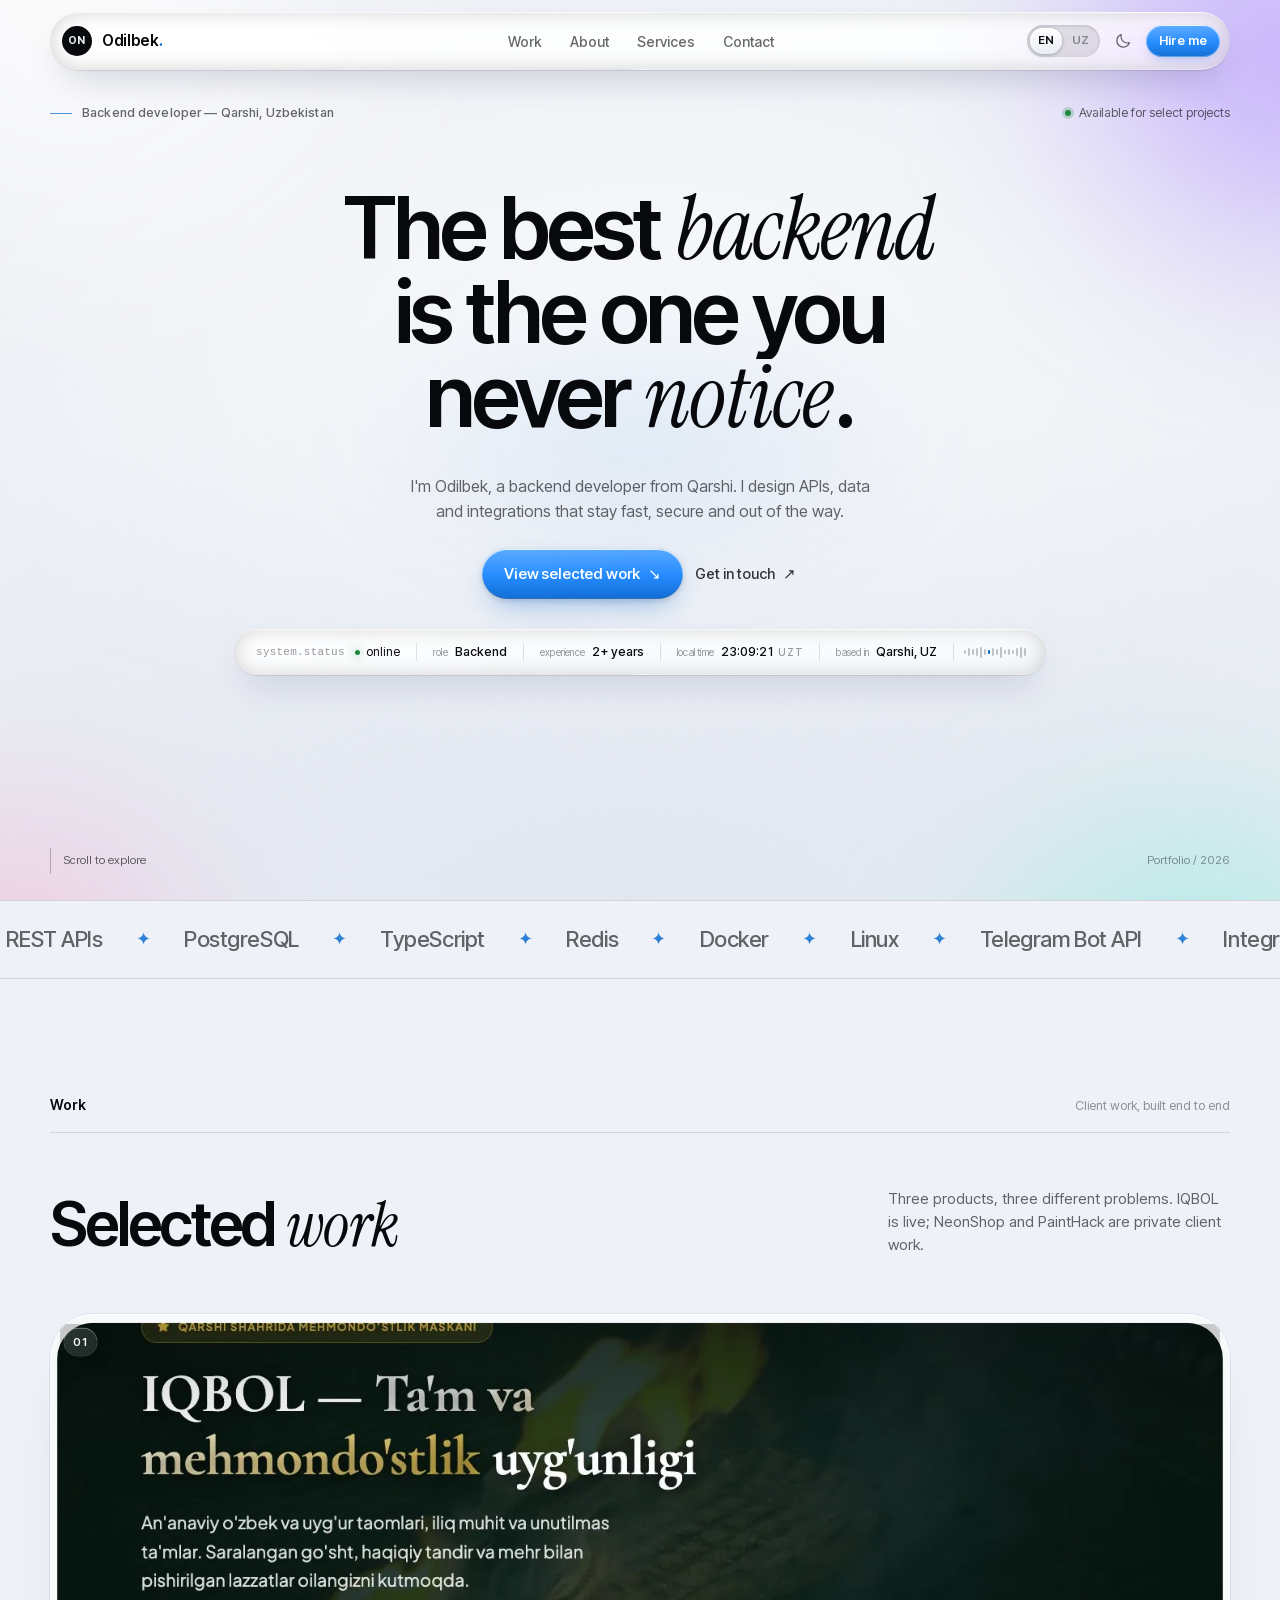
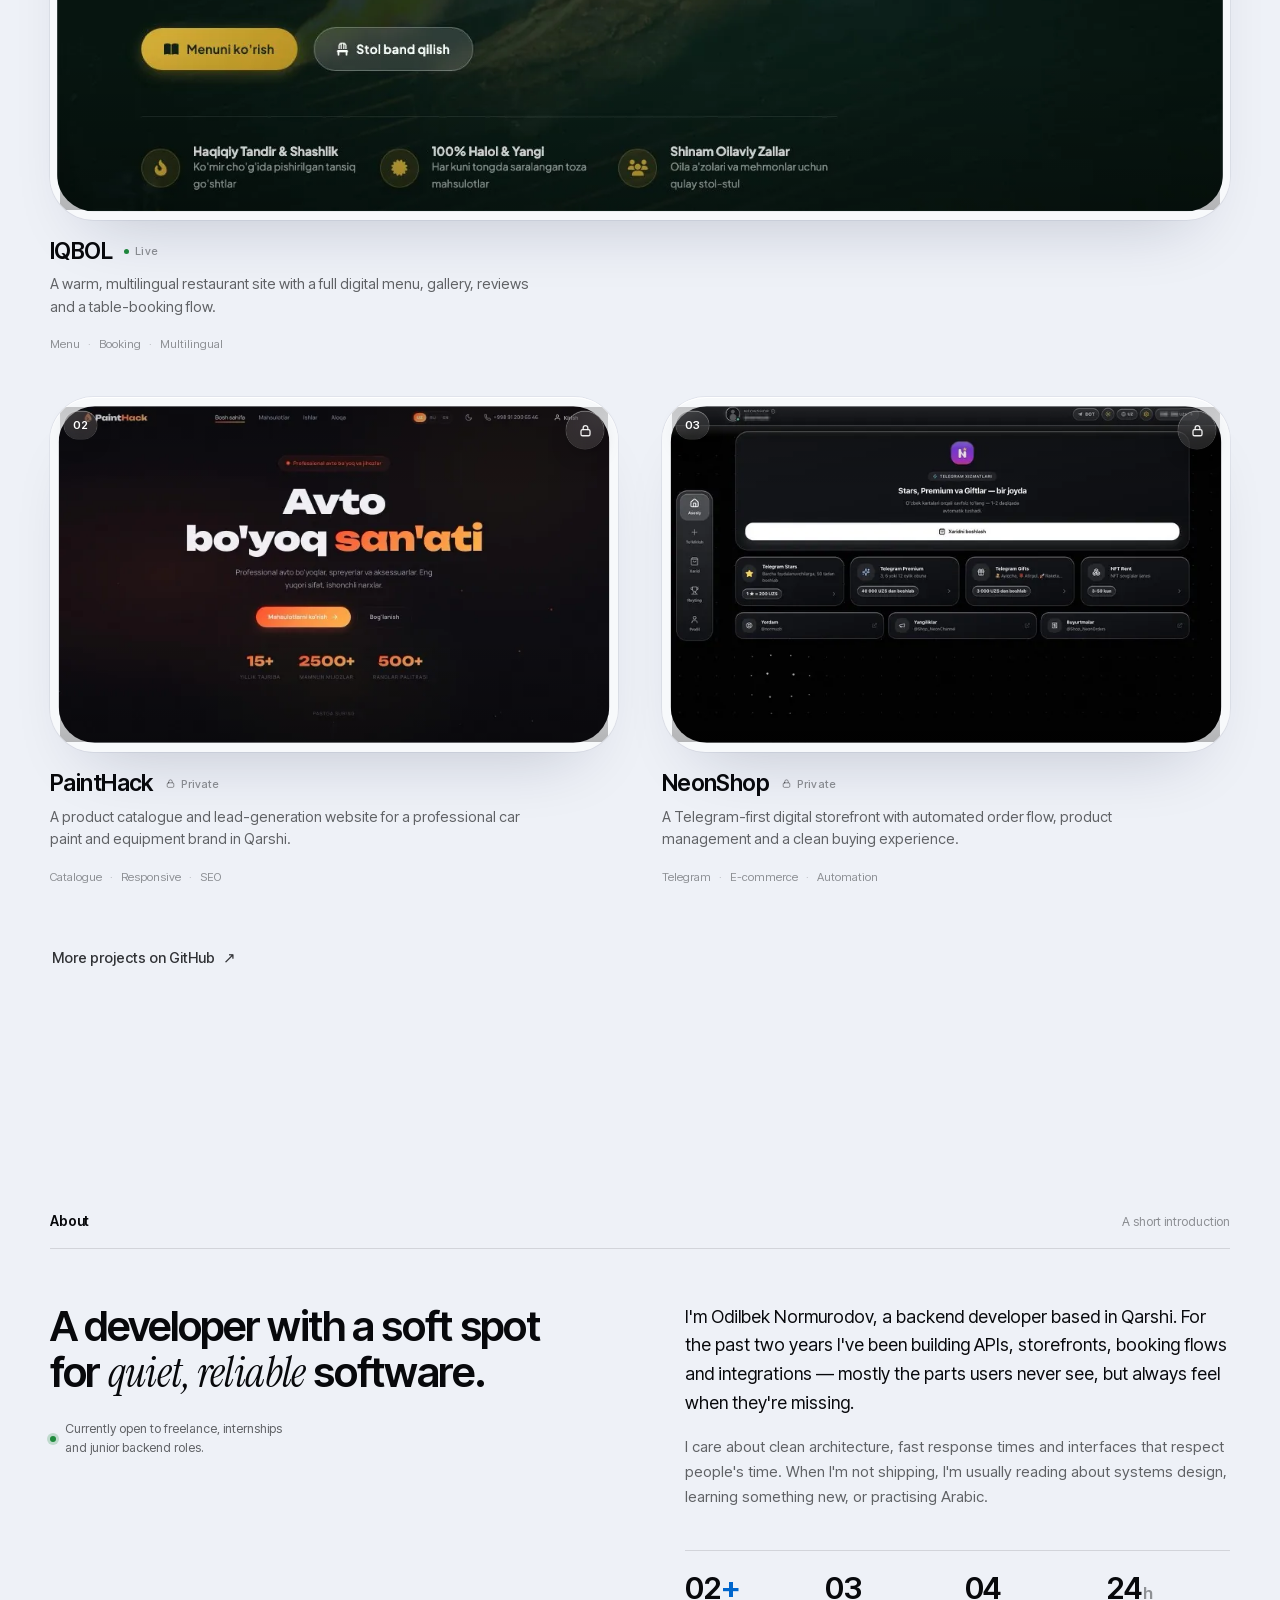
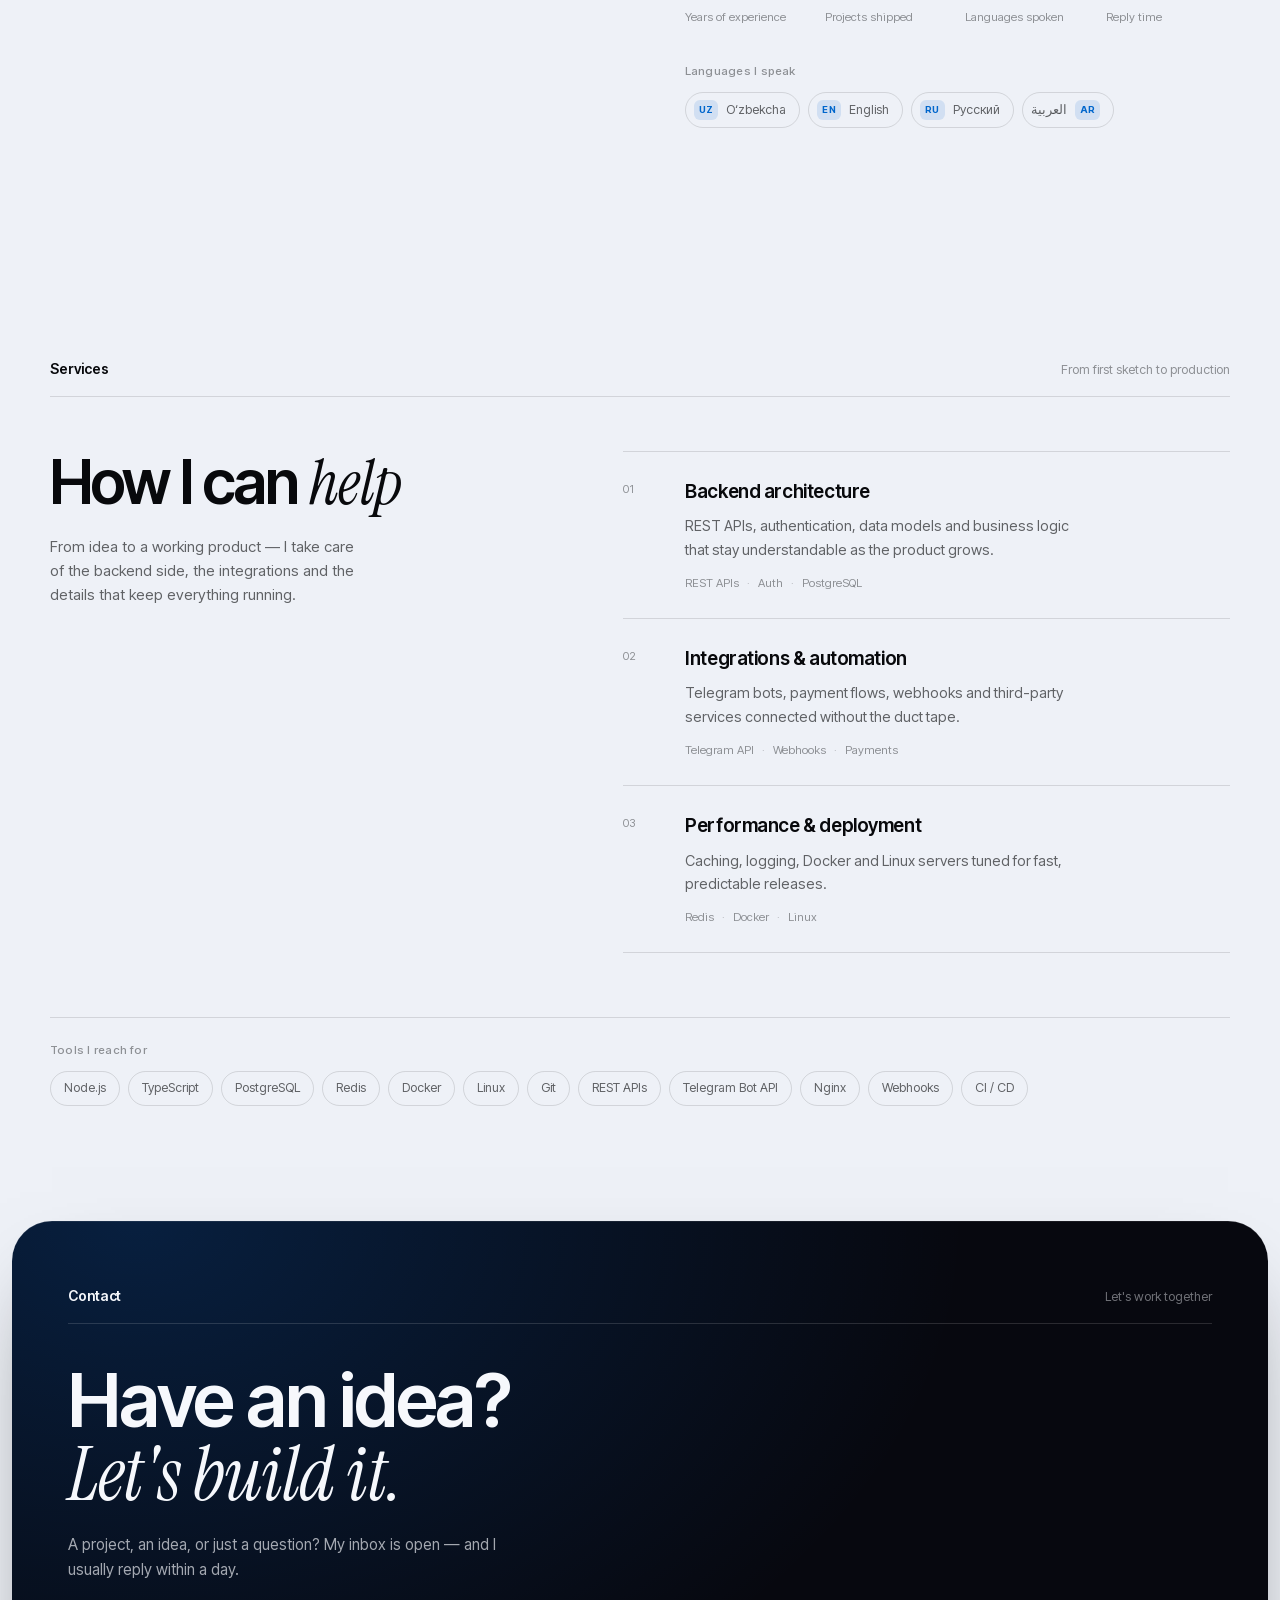
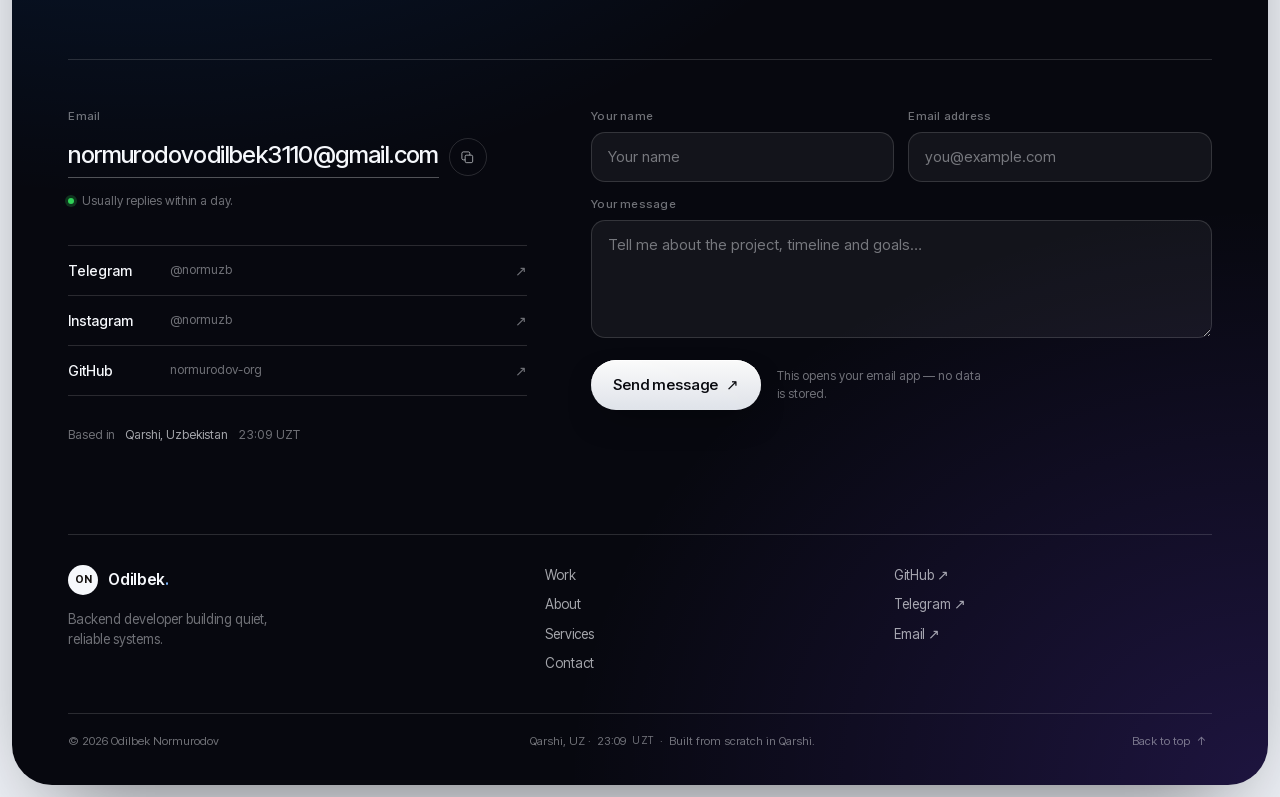
<file: index.html>
<!DOCTYPE html>
<html lang="en" class="no-js">
<head>
  <meta charset="utf-8">
  <meta name="viewport" content="width=device-width, initial-scale=1">
  <title>Odilbek Normurodov — Backend Developer</title>
  <meta name="description" content="Odilbek Normurodov is a backend developer from Qarshi, Uzbekistan, building fast, secure APIs, integrations and digital products.">
  <meta name="author" content="Odilbek Normurodov">
  <meta name="theme-color" content="#f4f1ea">
  <script>
    (function () {
      var theme = 'light';
      try {
        var stored = localStorage.getItem('odilbek-theme');
        if (stored === 'dark' || stored === 'light') theme = stored;
        else if (window.matchMedia('(prefers-color-scheme: dark)').matches) theme = 'dark';
      } catch (error) {
        if (window.matchMedia('(prefers-color-scheme: dark)').matches) theme = 'dark';
      }
      document.documentElement.dataset.theme = theme;
      var meta = document.querySelector('meta[name="theme-color"]');
      if (meta) meta.setAttribute('content', theme === 'dark' ? '#0b0a09' : '#f4f1ea');
      window.setTimeout(function () {
        if (window.__odilReady) return;
        document.documentElement.classList.remove('js');
        document.querySelectorAll('.line-inner, [data-intro], [data-reveal]').forEach(function (el) {
          el.style.opacity = '';
          el.style.transform = '';
        });
        var loader = document.getElementById('loader');
        if (loader) loader.remove();
        document.body.style.overflow = '';
      }, 6000);
    })();
  </script>

  <link rel="canonical" href="https://normurodov-org.github.io/odil-dev/">

  <meta property="og:type" content="website">
  <meta property="og:site_name" content="Odilbek Normurodov">
  <meta property="og:title" content="Odilbek Normurodov — Backend Developer">
  <meta property="og:description" content="Backend developer from Qarshi. Building the quiet systems behind good products.">
  <meta property="og:url" content="https://normurodov-org.github.io/odil-dev/">
  <meta property="og:image" content="https://normurodov-org.github.io/odil-dev/assets/og-image.jpg">
  <meta property="og:image:width" content="1200">
  <meta property="og:image:height" content="630">
  <meta property="og:image:alt" content="Odilbek Normurodov — Backend Developer">
  <meta property="og:locale" content="en_US">
  <meta property="og:locale:alternate" content="uz_UZ">
  <meta name="twitter:card" content="summary_large_image">
  <meta name="twitter:title" content="Odilbek Normurodov — Backend Developer">
  <meta name="twitter:description" content="Backend developer from Qarshi. Building the quiet systems behind good products.">
  <meta name="twitter:image" content="https://normurodov-org.github.io/odil-dev/assets/og-image.jpg">

  <link rel="icon" href="assets/favicon.svg" type="image/svg+xml">
  <link rel="icon" href="assets/favicon-32.png" type="image/png" sizes="32x32">
  <link rel="apple-touch-icon" href="assets/apple-touch-icon.png">
  <link rel="preload" href="assets/fonts/inter-tight-latin.woff2" as="font" type="font/woff2" crossorigin>
  <link rel="preload" href="assets/fonts/instrument-serif-italic.woff2" as="font" type="font/woff2" crossorigin>
  <link rel="stylesheet" href="styles.css">
  <noscript>
    <style>
      .menu-toggle, .theme-toggle, .lang-switch { display: none !important; }
      .footer { margin-top: 48px; }
    </style>
  </noscript>

  <script type="application/ld+json">
    {
      "@context": "https://schema.org",
      "@type": "Person",
      "name": "Odilbek Normurodov",
      "url": "https://normurodov-org.github.io/odil-dev/",
      "image": "https://normurodov-org.github.io/odil-dev/assets/og-image.jpg",
      "jobTitle": "Backend Developer",
      "description": "Backend developer from Qarshi, Uzbekistan, building APIs, integrations and digital products.",
      "email": "mailto:normurodovodilbek3110@gmail.com",
      "address": {
        "@type": "PostalAddress",
        "addressLocality": "Qarshi",
        "addressCountry": "UZ"
      },
      "sameAs": [
        "https://github.com/normurodov-org",
        "https://t.me/normuzb",
        "https://instagram.com/normuzb"
      ],
      "knowsAbout": ["Backend development", "REST APIs", "Node.js", "TypeScript", "PostgreSQL", "Redis", "Docker", "Linux"],
      "knowsLanguage": ["uz", "en", "ru", "ar"]
    }
  </script>

  <script>
    document.documentElement.classList.remove('no-js');
    document.documentElement.classList.add('js');
  </script>
</head>
<body>

  <div class="wallpaper" aria-hidden="true">
    <div class="wallpaper__layer wallpaper__layer--light">
      <span class="orb orb--paper"></span>
      <span class="orb orb--lilac"></span>
      <span class="orb orb--mint"></span>
      <span class="orb orb--rose"></span>
    </div>
    <div class="wallpaper__layer wallpaper__layer--dark">
      <span class="orb orb--copper"></span>
      <span class="orb orb--violet"></span>
      <span class="orb orb--teal"></span>
      <span class="orb orb--rose"></span>
    </div>
    <div class="wallpaper__grain"></div>
    <div class="wallpaper__vignette"></div>
  </div>

  <div class="scroll-edge" aria-hidden="true"></div>

  <div class="loader" id="loader" aria-hidden="true">
    <div class="loader-inner">
      <div class="loader-top">
        <span>Odilbek Normurodov</span>
        <span>Portfolio / 2026</span>
      </div>
      <div class="loader-name"><span>Backend developer</span></div>
      <div class="loader-bar"><span id="loader-bar"></span></div>
      <div class="loader-bottom">
        <span>Qarshi, Uzbekistan</span>
        <span><span id="loader-percent">0</span>%</span>
      </div>
    </div>
  </div>

  <div class="progress" aria-hidden="true"><span></span></div>

  <a class="skip-link" href="#main" data-i18n="a11y.skip">Skip to content</a>

  <header class="site-header" id="site-header">
    <div class="container nav-shell glass">
      <a class="brand" href="#top">
        <span class="brand-mark">ON</span>
        <span class="brand-text">Odilbek<span class="brand-dot">.</span></span>
      </a>

      <nav class="nav-links" aria-label="Primary">
        <a class="nav-link" href="#work" data-nav="work" data-i18n="nav.work">Work</a>
        <a class="nav-link" href="#about" data-nav="about" data-i18n="nav.about">About</a>
        <a class="nav-link" href="#services" data-nav="services" data-i18n="nav.services">Services</a>
        <a class="nav-link" href="#contact" data-nav="contact" data-i18n="nav.contact">Contact</a>
      </nav>

      <div class="nav-right">
        <div class="lang-switch" role="group" aria-label="Language" data-i18n-aria="a11y.language">
          <button class="lang-btn is-active" type="button" data-lang="en" aria-pressed="true">EN</button>
          <button class="lang-btn" type="button" data-lang="uz" aria-pressed="false">UZ</button>
        </div>
        <button class="theme-toggle" id="theme-toggle" type="button" aria-label="Dark mode" aria-pressed="false" title="Switch to dark mode" data-i18n-aria="theme.label">
          <svg class="icon-sun" viewBox="0 0 24 24" fill="none" stroke="currentColor" stroke-width="1.6" stroke-linecap="round" aria-hidden="true"><circle cx="12" cy="12" r="4.2"/><path d="M12 2.6v2.1M12 19.3v2.1M4.4 4.4l1.5 1.5M18.1 18.1l1.5 1.5M2.6 12h2.1M19.3 12h2.1M4.4 19.6l1.5-1.5M18.1 5.9l1.5-1.5"/></svg>
          <svg class="icon-moon" viewBox="0 0 24 24" fill="none" stroke="currentColor" stroke-width="1.6" stroke-linecap="round" stroke-linejoin="round" aria-hidden="true"><path d="M20.6 14.2A8.6 8.6 0 0 1 9.8 3.4 8.6 8.6 0 1 0 20.6 14.2Z"/></svg>
        </button>
        <a class="btn btn--dark btn--hire" href="#contact"><span data-i18n="cta.hire">Hire me</span></a>
      </div>
    </div>
  </header>

  <main id="main" tabindex="-1">
    <section class="hero" id="top">
      <div class="container hero-inner">
        <div class="hero-top">
          <p class="eyebrow" data-intro>
            <span class="eyebrow-line" aria-hidden="true"></span>
            <span data-i18n="hero.eyebrow">Backend developer — Qarshi, Uzbekistan</span>
          </p>
          <p class="hero-avail" data-intro><span class="status-dot" aria-hidden="true"></span><span data-i18n="hero.avail">Available for select projects</span></p>
        </div>

        <h1 class="hero-title">
          <span class="line"><span class="line-inner" data-i18n-html="hero.line1">The best <em>backend</em></span></span>
          <span class="line"><span class="line-inner" data-i18n="hero.line2">is the one you</span></span>
          <span class="line"><span class="line-inner" data-i18n-html="hero.line3">never <em>notice</em>.</span></span>
        </h1>

        <div class="hero-bottom">
          <div class="hero-lead" data-intro>
            <p data-i18n="hero.lead">I'm Odilbek, a backend developer from Qarshi. I design APIs, data and integrations that stay fast, secure and out of the way.</p>
            <div class="hero-actions">
              <a class="btn btn--dark" href="#work" data-magnetic>
                <span data-i18n="hero.ctaWork">View selected work</span>
                <span class="btn-arrow" aria-hidden="true">↘</span>
              </a>
              <a class="link-arrow" href="#contact">
                <span data-i18n="hero.ctaContact">Get in touch</span>
                <span aria-hidden="true">↗</span>
              </a>
            </div>
          </div>

          <aside class="hero-card glass" data-intro aria-label="Quick facts" data-i18n-aria="hero.card.label">
            <div class="hero-card-top">
              <span>system.status</span>
              <span class="hero-card-live"><i aria-hidden="true"></i><span data-i18n="hero.card.live">online</span></span>
            </div>
            <dl class="hero-card-list">
              <div><dt data-i18n="hero.card.role">role</dt><dd data-i18n="hero.card.roleValue">Backend</dd></div>
              <div><dt data-i18n="hero.card.exp">experience</dt><dd data-i18n="hero.card.expValue">2+ years</dd></div>
              <div><dt data-i18n="hero.card.time">local time</dt><dd><span data-clock>--:--:--</span> <span class="tz">UZT</span></dd></div>
              <div><dt data-i18n="hero.card.place">based in</dt><dd data-i18n="hero.card.placeValue">Qarshi, UZ</dd></div>
            </dl>
            <div class="signal" aria-hidden="true">
              <span></span><span></span><span></span><span></span><span></span><span></span><span></span><span></span><span></span><span></span><span></span><span></span><span></span><span></span><span></span><span></span>
            </div>
          </aside>
        </div>

        <div class="hero-foot" data-intro>
          <a class="scroll-cue" href="#about">
            <span class="scroll-line" aria-hidden="true"></span>
            <span data-i18n="hero.scroll">Scroll to explore</span>
          </a>
          <span class="hero-year">Portfolio / 2026</span>
        </div>
      </div>
    </section>

    <section class="marquee-band" aria-hidden="true">
      <div class="marquee-track" id="marquee-track">
        <div class="marquee-group">
          <span class="marquee-item">Node.js</span><span class="marquee-star">✦</span>
          <span class="marquee-item">REST APIs</span><span class="marquee-star">✦</span>
          <span class="marquee-item">PostgreSQL</span><span class="marquee-star">✦</span>
          <span class="marquee-item">TypeScript</span><span class="marquee-star">✦</span>
          <span class="marquee-item">Redis</span><span class="marquee-star">✦</span>
          <span class="marquee-item">Docker</span><span class="marquee-star">✦</span>
          <span class="marquee-item">Linux</span><span class="marquee-star">✦</span>
          <span class="marquee-item">Telegram Bot API</span><span class="marquee-star">✦</span>
          <span class="marquee-item">Integrations</span><span class="marquee-star">✦</span>
        </div>
        <div class="marquee-group">
          <span class="marquee-item">Node.js</span><span class="marquee-star">✦</span>
          <span class="marquee-item">REST APIs</span><span class="marquee-star">✦</span>
          <span class="marquee-item">PostgreSQL</span><span class="marquee-star">✦</span>
          <span class="marquee-item">TypeScript</span><span class="marquee-star">✦</span>
          <span class="marquee-item">Redis</span><span class="marquee-star">✦</span>
          <span class="marquee-item">Docker</span><span class="marquee-star">✦</span>
          <span class="marquee-item">Linux</span><span class="marquee-star">✦</span>
          <span class="marquee-item">Telegram Bot API</span><span class="marquee-star">✦</span>
          <span class="marquee-item">Integrations</span><span class="marquee-star">✦</span>
        </div>
      </div>
    </section>

    <section class="section work" id="work">
      <div class="container">
        <header class="section-head" data-reveal>
          <span class="section-index">01</span>
          <span class="section-label" data-i18n="work.label">Work</span>
          <span class="section-note" data-i18n="work.note">Live products, built end to end</span>
        </header>

        <div class="work-intro" data-reveal>
          <h2 class="display" data-i18n-html="work.title">Selected <em>work</em></h2>
          <p data-i18n="work.intro">Three products, three different problems. Each one is live — open a link and take a look.</p>
        </div>

        <div class="work-list">
          <a class="project" href="https://iqbol-restaurant.uz" target="_blank" rel="noopener" data-reveal>
            <div class="project-thumb" aria-hidden="true">
              <picture>
                <source type="image/webp" srcset="assets/projects/iqbol-720.webp 720w, assets/projects/iqbol-1440.webp 1440w" sizes="(max-width: 760px) 100vw, 1180px">
                <img src="assets/projects/iqbol.jpg" width="1440" height="900" alt="" loading="lazy" decoding="async">
              </picture>
            </div>
            <span class="project-index">01</span>
            <div class="project-main">
              <div class="project-title-row">
                <h3>IQBOL</h3>
                <span class="project-live"><i aria-hidden="true"></i><span data-i18n="work.live">Live</span></span>
              </div>
              <p class="project-desc" data-i18n="project3.desc">A warm, multilingual restaurant site with a full digital menu, gallery, reviews and a table-booking flow.</p>
            </div>
            <div class="project-tags"><span>Menu</span><span>Booking</span><span>Multilingual</span></div>
            <span class="project-arrow" aria-hidden="true">↗</span>
          </a>

          <article class="project project--private" data-reveal>
            <div class="project-thumb" aria-hidden="true">
              <picture>
                <source type="image/webp" srcset="assets/projects/painthack-720.webp 720w, assets/projects/painthack-1440.webp 1440w" sizes="(max-width: 760px) 100vw, 560px">
                <img src="assets/projects/painthack.jpg" width="1440" height="900" alt="" loading="lazy" decoding="async">
              </picture>
            </div>
            <span class="project-index">02</span>
            <div class="project-main">
              <div class="project-title-row">
                <h3>PaintHack</h3>
                <span class="project-private">
                  <svg viewBox="0 0 16 16" fill="none" stroke="currentColor" stroke-width="1.4" stroke-linecap="round" aria-hidden="true"><rect x="3.2" y="7" width="9.6" height="6.6" rx="1.7"/><path d="M5.5 7V5.2a2.5 2.5 0 0 1 5 0V7"/></svg>
                  <span data-i18n="work.private">Private</span>
                </span>
              </div>
              <p class="project-desc" data-i18n="project2.desc">A product catalogue and lead-generation website for a professional car paint and equipment brand in Qarshi.</p>
            </div>
            <div class="project-tags"><span>Catalogue</span><span>Responsive</span><span>SEO</span></div>
            <span class="project-arrow project-arrow--lock" aria-hidden="true"><svg viewBox="0 0 16 16" fill="none" stroke="currentColor" stroke-width="1.4" stroke-linecap="round" aria-hidden="true"><rect x="3.2" y="7" width="9.6" height="6.6" rx="1.7"/><path d="M5.5 7V5.2a2.5 2.5 0 0 1 5 0V7"/></svg></span>
          </article>

          <article class="project project--private" data-reveal>
            <div class="project-thumb" aria-hidden="true">
              <picture>
                <source type="image/webp" srcset="assets/projects/neonshop-720.webp 720w, assets/projects/neonshop-1440.webp 1440w" sizes="(max-width: 760px) 100vw, 560px">
                <img src="assets/projects/neonshop.jpg" width="1440" height="900" alt="" loading="lazy" decoding="async">
              </picture>
            </div>
            <span class="project-index">03</span>
            <div class="project-main">
              <div class="project-title-row">
                <h3>NeonShop</h3>
                <span class="project-private">
                  <svg viewBox="0 0 16 16" fill="none" stroke="currentColor" stroke-width="1.4" stroke-linecap="round" aria-hidden="true"><rect x="3.2" y="7" width="9.6" height="6.6" rx="1.7"/><path d="M5.5 7V5.2a2.5 2.5 0 0 1 5 0V7"/></svg>
                  <span data-i18n="work.private">Private</span>
                </span>
              </div>
              <p class="project-desc" data-i18n="project1.desc">A Telegram-first digital storefront with automated order flow, product management and a clean buying experience.</p>
            </div>
            <div class="project-tags"><span>Telegram</span><span>E-commerce</span><span>Automation</span></div>
            <span class="project-arrow project-arrow--lock" aria-hidden="true"><svg viewBox="0 0 16 16" fill="none" stroke="currentColor" stroke-width="1.4" stroke-linecap="round" aria-hidden="true"><rect x="3.2" y="7" width="9.6" height="6.6" rx="1.7"/><path d="M5.5 7V5.2a2.5 2.5 0 0 1 5 0V7"/></svg></span>
          </article>
        </div>

        <div class="work-more" data-reveal>
          <a class="link-arrow" href="https://github.com/normurodov-org" target="_blank" rel="noopener">
            <span data-i18n="work.more">More projects on GitHub</span>
            <span aria-hidden="true">↗</span>
          </a>
        </div>
      </div>
    </section>

    <section class="section about" id="about">
      <div class="container">
        <header class="section-head" data-reveal>
          <span class="section-index">02</span>
          <span class="section-label" data-i18n="about.label">About</span>
          <span class="section-note" data-i18n="about.note">A short introduction</span>
        </header>

        <div class="about-grid">
          <div class="about-sticky">
            <h2 class="about-title" data-i18n-html="about.title" data-reveal>A developer with a soft spot for <em>quiet, reliable</em> software.</h2>
            <p class="about-status" data-reveal><span class="status-dot" aria-hidden="true"></span><span data-i18n="about.status">Currently open to freelance, internships and junior backend roles.</span></p>
          </div>

          <div class="about-body">
            <p class="about-big" data-i18n="about.p1" data-reveal>I'm Odilbek Normurodov, a backend developer based in Qarshi. For the past two years I've been building APIs, storefronts, booking flows and integrations — mostly the parts users never see, but always feel when they're missing.</p>
            <p class="about-small" data-i18n="about.p2" data-reveal>I care about clean architecture, fast response times and interfaces that respect people's time. When I'm not shipping, I'm usually reading about systems design, learning something new, or practising Arabic.</p>

            <div class="stats" data-reveal>
              <div class="stat">
                <span class="stat-num"><span data-count="2" data-pad="2">02</span><span class="stat-plus">+</span></span>
                <span class="stat-label" data-i18n="stat.experience">Years of experience</span>
              </div>
              <div class="stat">
                <span class="stat-num"><span data-count="3" data-pad="2">03</span></span>
                <span class="stat-label" data-i18n="stat.projects">Projects shipped</span>
              </div>
              <div class="stat">
                <span class="stat-num"><span data-count="4" data-pad="2">04</span></span>
                <span class="stat-label" data-i18n="stat.languages">Languages spoken</span>
              </div>
              <div class="stat">
                <span class="stat-num"><span data-count="24">24</span><span class="stat-unit">h</span></span>
                <span class="stat-label" data-i18n="stat.reply">Reply time</span>
              </div>
            </div>

            <div class="languages" data-reveal>
              <p class="mini-label" data-i18n="about.languages">Languages I speak</p>
              <div class="lang-grid">
                <span class="lang-pill"><span class="lang-code">UZ</span>O‘zbekcha</span>
                <span class="lang-pill"><span class="lang-code">EN</span>English</span>
                <span class="lang-pill"><span class="lang-code">RU</span>Русский</span>
                <span class="lang-pill lang-ar" dir="rtl" lang="ar"><span class="lang-code">AR</span>العربية</span>
              </div>
            </div>
          </div>
        </div>
      </div>
    </section>

    <section class="section services" id="services">
      <div class="container">
        <header class="section-head" data-reveal>
          <span class="section-index">03</span>
          <span class="section-label" data-i18n="services.label">Services</span>
          <span class="section-note" data-i18n="services.note">From first sketch to production</span>
        </header>

        <div class="services-layout">
          <div class="services-heading" data-reveal>
            <h2 class="display" data-i18n-html="services.title">How I can <em>help</em></h2>
            <p data-i18n="services.intro">From idea to a working product — I take care of the backend side, the integrations and the details that keep everything running.</p>
          </div>

          <div class="service-list">
            <article class="service" data-reveal>
              <span class="service-index">01</span>
              <div>
                <h3 data-i18n="service1.title">Backend architecture</h3>
                <p data-i18n="service1.desc">REST APIs, authentication, data models and business logic that stay understandable as the product grows.</p>
                <div class="service-tags"><span>REST APIs</span><span>Auth</span><span>PostgreSQL</span></div>
              </div>
            </article>

            <article class="service" data-reveal>
              <span class="service-index">02</span>
              <div>
                <h3 data-i18n="service2.title">Integrations &amp; automation</h3>
                <p data-i18n="service2.desc">Telegram bots, payment flows, webhooks and third-party services connected without the duct tape.</p>
                <div class="service-tags"><span>Telegram API</span><span>Webhooks</span><span>Payments</span></div>
              </div>
            </article>

            <article class="service" data-reveal>
              <span class="service-index">03</span>
              <div>
                <h3 data-i18n="service3.title">Performance &amp; deployment</h3>
                <p data-i18n="service3.desc">Caching, logging, Docker and Linux servers tuned for fast, predictable releases.</p>
                <div class="service-tags"><span>Redis</span><span>Docker</span><span>Linux</span></div>
              </div>
            </article>
          </div>
        </div>

        <div class="toolbox" data-reveal>
          <p class="mini-label" data-i18n="toolbox.label">Tools I reach for</p>
          <div class="tool-chips">
            <span>Node.js</span><span>TypeScript</span><span>PostgreSQL</span><span>Redis</span>
            <span>Docker</span><span>Linux</span><span>Git</span><span>REST APIs</span>
            <span>Telegram Bot API</span><span>Nginx</span><span>Webhooks</span><span>CI / CD</span>
          </div>
        </div>
      </div>
    </section>

    <section class="contact" id="contact">
      <div class="container">
        <header class="contact-head">
          <div class="section-head" data-reveal>
            <span class="section-index">04</span>
            <span class="section-label" data-i18n="contact.label">Contact</span>
            <span class="section-note" data-i18n="contact.note">Let's work together</span>
          </div>

          <div class="contact-heading" data-reveal>
            <h2 class="display" data-i18n-html="contact.title">Have an idea?<br><em>Let's build it.</em></h2>
            <p data-i18n="contact.intro">A project, an idea, or just a question? My inbox is open — and I usually reply within a day.</p>
          </div>
        </header>

        <div class="contact-grid">
          <div class="contact-info" data-reveal>
            <p class="mini-label" data-i18n="contact.email">Email</p>
            <div class="email-row">
              <a class="email-link" href="mailto:normurodovodilbek3110@gmail.com">normurodovodilbek3110@gmail.com</a>
              <button class="copy-btn" type="button" id="copy-email" aria-label="Copy email" data-i18n-aria="contact.copy">
                <svg viewBox="0 0 16 16" fill="none" aria-hidden="true">
                  <rect x="5.5" y="5.5" width="8" height="8" rx="1.5" stroke="currentColor"/>
                  <path d="M10.5 5.5V3.5C10.5 2.67 9.83 2 9 2H3.5C2.67 2 2 2.67 2 3.5V9c0 .83.67 1.5 1.5 1.5h2" stroke="currentColor"/>
                </svg>
              </button>
            </div>
            <p class="contact-reply"><span class="status-dot" aria-hidden="true"></span><span data-i18n="contact.reply">Usually replies within a day.</span></p>

            <div class="social-list">
              <a href="https://t.me/normuzb" target="_blank" rel="noopener">
                <span class="social-name">Telegram</span>
                <span class="social-handle">@normuzb</span>
                <span class="social-arrow" aria-hidden="true">↗</span>
              </a>
              <a href="https://instagram.com/normuzb" target="_blank" rel="noopener">
                <span class="social-name">Instagram</span>
                <span class="social-handle">@normuzb</span>
                <span class="social-arrow" aria-hidden="true">↗</span>
              </a>
              <a href="https://github.com/normurodov-org" target="_blank" rel="noopener">
                <span class="social-name">GitHub</span>
                <span class="social-handle">normurodov-org</span>
                <span class="social-arrow" aria-hidden="true">↗</span>
              </a>
            </div>

            <div class="contact-place">
              <span class="contact-place-label" data-i18n="contact.place">Based in</span>
              <span>Qarshi, Uzbekistan</span>
              <span class="contact-place-time"><span data-clock="short">--:--</span> UZT</span>
            </div>
          </div>

          <form class="contact-form" id="contact-form" novalidate data-reveal>
            <div class="form-row">
              <label class="field">
                <span data-i18n="contact.form.name">Your name</span>
                <input type="text" name="name" placeholder="Your name" data-i18n-placeholder="contact.form.namePh" autocomplete="name" maxlength="80" required>
              </label>
              <label class="field">
                <span data-i18n="contact.form.emailLabel">Email address</span>
                <input type="email" name="email" placeholder="you@example.com" data-i18n-placeholder="contact.form.emailPh" autocomplete="email" maxlength="120" required>
              </label>
            </div>
            <label class="field">
              <span data-i18n="contact.form.message">Your message</span>
              <textarea name="message" rows="4" placeholder="Tell me about the project, timeline and goals…" data-i18n-placeholder="contact.form.messagePh" maxlength="1500" required></textarea>
            </label>
            <input class="hp" type="text" name="_gotcha" tabindex="-1" autocomplete="off" aria-hidden="true">

            <noscript>
              <p class="form-noscript">This form needs JavaScript. You can email me directly at
                <a href="mailto:normurodovodilbek3110@gmail.com">normurodovodilbek3110@gmail.com</a>.</p>
            </noscript>

            <div class="form-foot">
              <button class="btn btn--light" type="submit" data-magnetic>
                <span data-i18n="contact.form.submit">Send message</span>
                <span class="btn-arrow" aria-hidden="true">↗</span>
              </button>
              <p class="form-hint" data-i18n="contact.form.hint">This opens your email app — no data is stored.</p>
            </div>
            <p class="form-status" id="form-status" role="status" aria-live="polite"></p>
          </form>
        </div>

        <footer class="footer">
          <div class="footer-main">
            <div class="footer-brand">
              <a class="brand" href="#top">
                <span class="brand-mark">ON</span>
                <span class="brand-text">Odilbek<span class="brand-dot">.</span></span>
              </a>
              <p class="footer-tagline" data-i18n="footer.tagline">Backend developer building quiet, reliable systems.</p>
            </div>
            <nav class="footer-nav" aria-label="Footer">
              <a href="#work" data-i18n="nav.work">Work</a>
              <a href="#about" data-i18n="nav.about">About</a>
              <a href="#services" data-i18n="nav.services">Services</a>
              <a href="#contact" data-i18n="nav.contact">Contact</a>
            </nav>
            <div class="footer-socials">
              <a href="https://github.com/normurodov-org" target="_blank" rel="noopener">GitHub <span aria-hidden="true">↗</span></a>
              <a href="https://t.me/normuzb" target="_blank" rel="noopener">Telegram <span aria-hidden="true">↗</span></a>
              <a href="mailto:normurodovodilbek3110@gmail.com">Email <span aria-hidden="true">↗</span></a>
            </div>
          </div>

          <div class="footer-bottom">
            <p>© 2026 Odilbek Normurodov</p>
            <p class="footer-mid">Qarshi, UZ · <span data-clock="short">--:--</span> <span class="tz">UZT</span> · <span data-i18n="footer.note">Built from scratch in Qarshi.</span></p>
            <button class="footer-top" type="button" id="to-top"><span data-i18n="footer.top">Back to top</span> <span aria-hidden="true">↑</span></button>
          </div>
        </footer>
      </div>
    </section>
  </main>

  <nav class="tabbar glass" id="tabbar" aria-label="Sections">
    <span class="tabbar__pill" aria-hidden="true"></span>
    <a href="#work" data-nav="work">
      <svg viewBox="0 0 24 24" fill="none" stroke="currentColor" stroke-width="1.7" stroke-linecap="round" stroke-linejoin="round" aria-hidden="true"><rect x="3.5" y="3.5" width="7" height="7" rx="2"/><rect x="13.5" y="3.5" width="7" height="7" rx="2"/><rect x="3.5" y="13.5" width="7" height="7" rx="2"/><rect x="13.5" y="13.5" width="7" height="7" rx="2"/></svg>
      <span data-i18n="nav.work">Work</span>
    </a>
    <a href="#about" data-nav="about">
      <svg viewBox="0 0 24 24" fill="none" stroke="currentColor" stroke-width="1.7" stroke-linecap="round" stroke-linejoin="round" aria-hidden="true"><circle cx="12" cy="8" r="3.4"/><path d="M5 20c.6-3.6 3.4-5.4 7-5.4s6.4 1.8 7 5.4"/></svg>
      <span data-i18n="nav.about">About</span>
    </a>
    <a href="#services" data-nav="services">
      <svg viewBox="0 0 24 24" fill="none" stroke="currentColor" stroke-width="1.7" stroke-linecap="round" stroke-linejoin="round" aria-hidden="true"><path d="M12 3.2 13.7 8l4.8 1.7-4.8 1.7L12 16.2l-1.7-4.8L5.5 9.7 10.3 8 12 3.2Z"/><path d="M18.4 15.2 19.2 17.5l2.3.8-2.3.8-.8 2.3-.8-2.3-2.3-.8 2.3-.8.8-2.3Z"/></svg>
      <span data-i18n="nav.services">Services</span>
    </a>
    <a href="#contact" data-nav="contact">
      <svg viewBox="0 0 24 24" fill="none" stroke="currentColor" stroke-width="1.7" stroke-linecap="round" stroke-linejoin="round" aria-hidden="true"><rect x="3" y="5.5" width="18" height="13" rx="3.2"/><path d="m4.5 8 6.4 4.4a2 2 0 0 0 2.2 0L19.5 8"/></svg>
      <span data-i18n="nav.contact">Contact</span>
    </a>
  </nav>

  <div class="toast" id="toast" role="status" aria-live="polite"></div>

  <script src="vendor/lenis.min.js"></script>
  <script src="vendor/gsap.min.js"></script>
  <script src="vendor/ScrollTrigger.min.js"></script>
  <script src="main.js"></script>
</body>
</html>
</file>
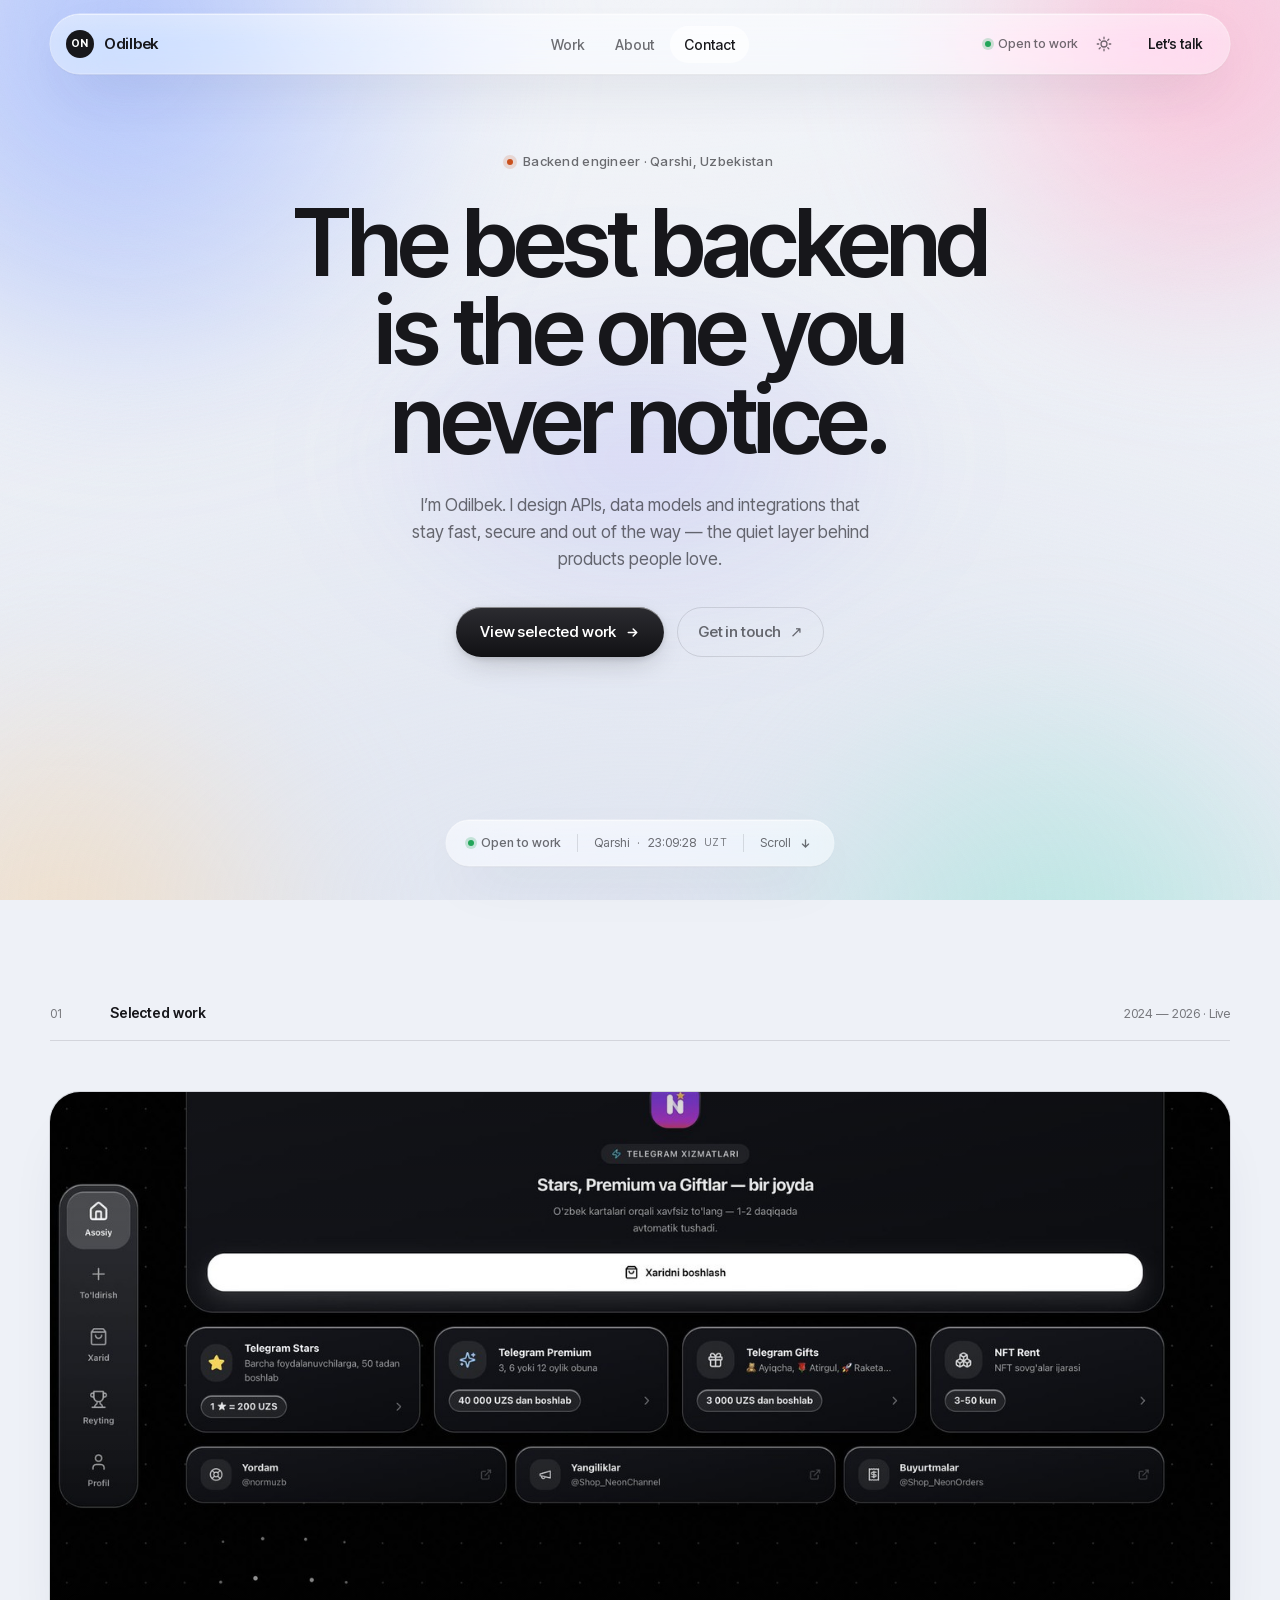
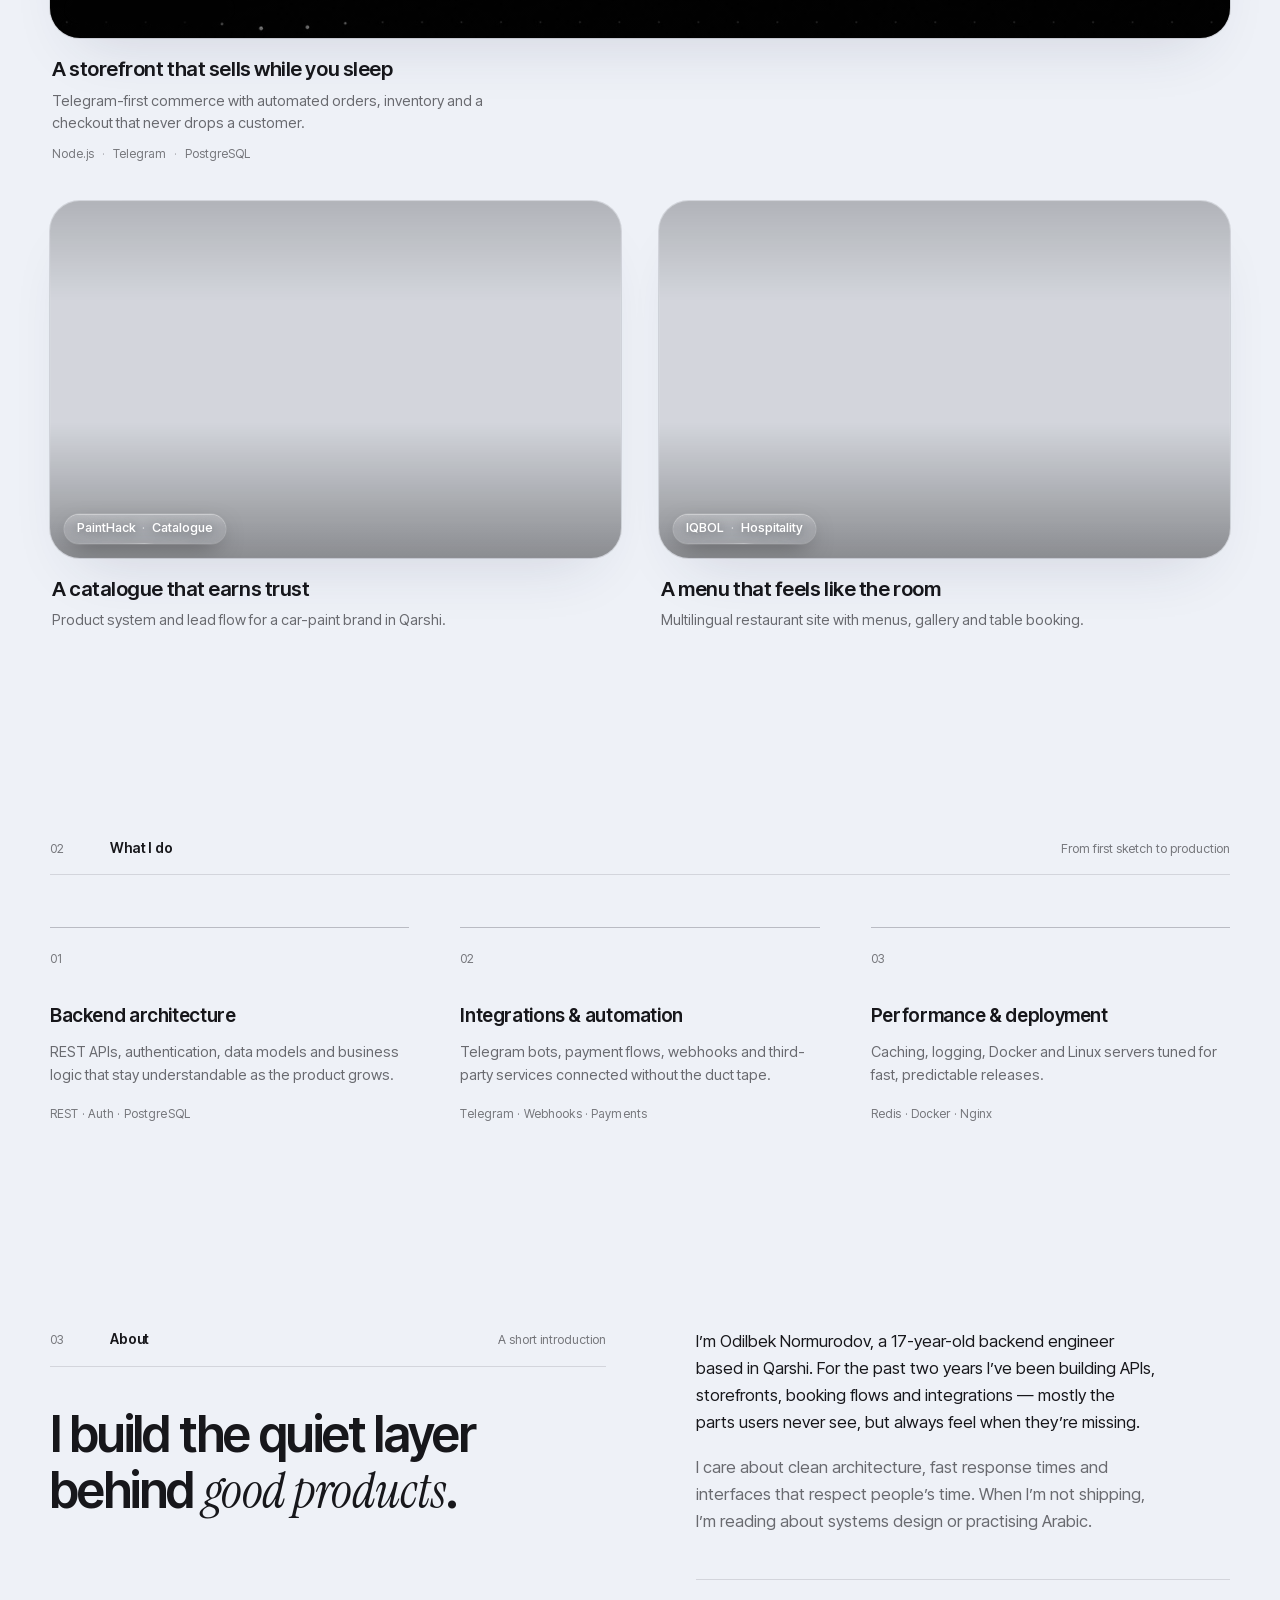
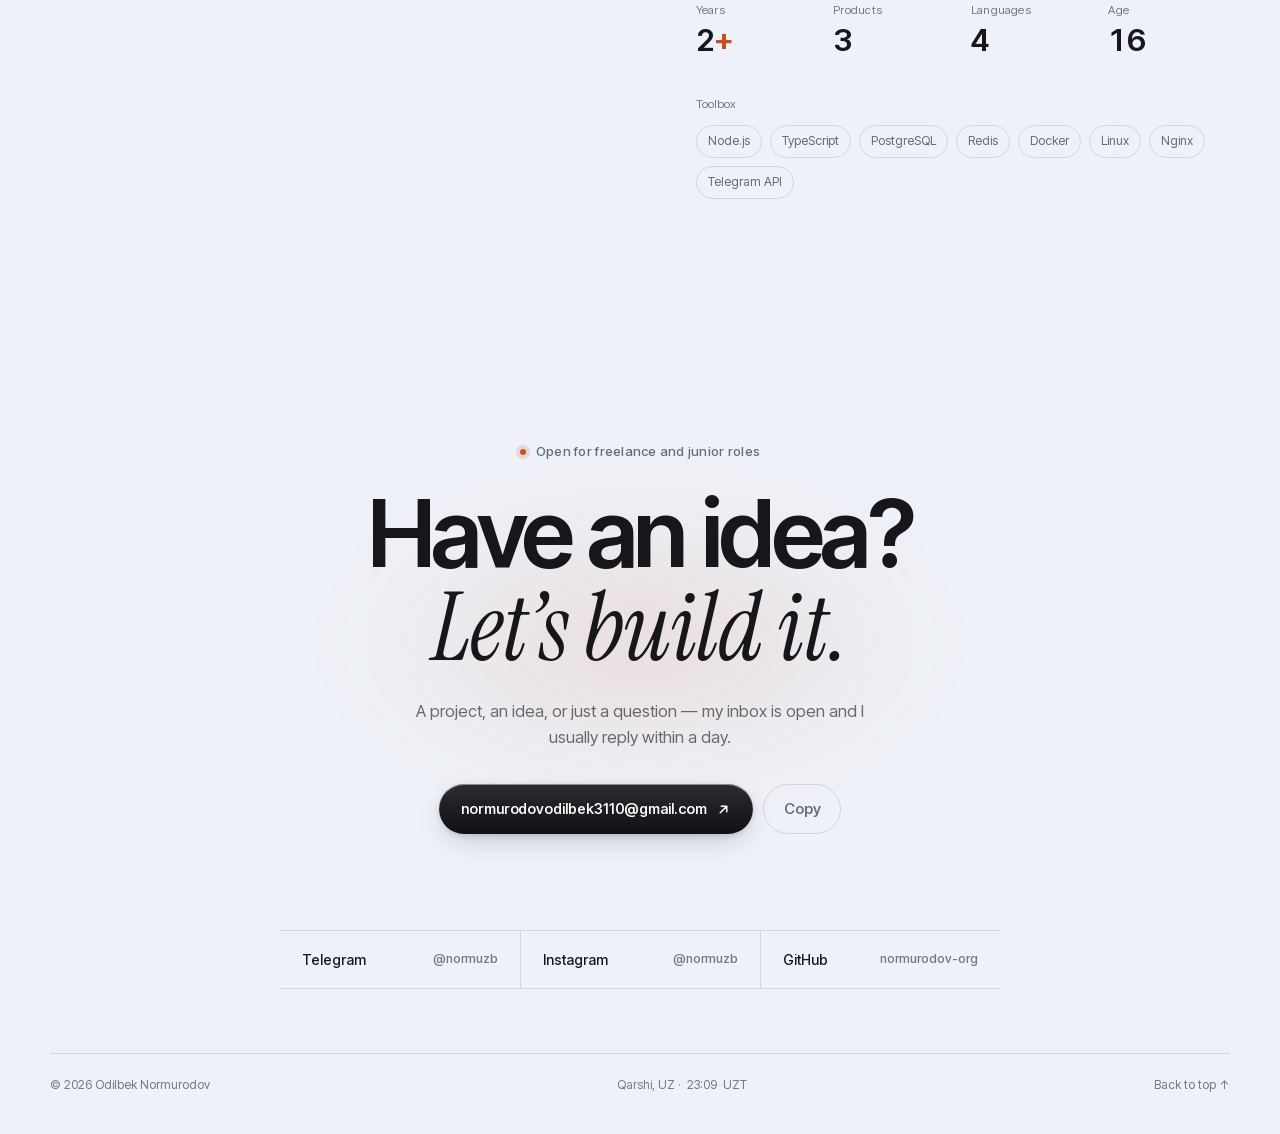
<file: glass/index.html>
<!doctype html>
<html lang="en" data-theme="dark">
<head>
  <meta charset="utf-8">
  <meta name="viewport" content="width=device-width, initial-scale=1, viewport-fit=cover">
  <title>Odilbek Normurodov — Backend Engineer</title>
  <meta name="description" content="Odilbek Normurodov is a backend engineer in Qarshi, Uzbekistan. APIs, data and integrations that stay fast, secure and out of the way.">
  <meta name="theme-color" content="#05050a">
  <script>
    // Resolve theme before first paint so the wallpaper never flashes.
    (function () {
      var t = null;
      try { t = new URLSearchParams(location.search).get('theme'); } catch (e) {}
      if (t !== 'light' && t !== 'dark') {
        try {
          var s = localStorage.getItem('on-glass-theme');
          if (s === 'light' || s === 'dark') t = s;
        } catch (e) {}
      }
      if (t !== 'light' && t !== 'dark') {
        t = window.matchMedia('(prefers-color-scheme: light)').matches ? 'light' : 'dark';
      }
      document.documentElement.dataset.theme = t;
      document.documentElement.classList.add('js');
      document.querySelector('meta[name="theme-color"]')
        .setAttribute('content', t === 'dark' ? '#05050a' : '#eef1f7');
    })();
  </script>
  <meta property="og:title" content="Odilbek Normurodov — Backend Engineer">
  <meta property="og:description" content="The best backend is the one you never notice.">
  <meta property="og:type" content="website">
  <link rel="icon" href="../assets/favicon.svg" type="image/svg+xml">
  <link rel="stylesheet" href="glass.css">
</head>
<body>

  <div class="wallpaper" aria-hidden="true">
    <div class="wallpaper__layer wallpaper__layer--dark">
      <span class="orb orb--violet"></span>
      <span class="orb orb--pink"></span>
      <span class="orb orb--teal"></span>
      <span class="orb orb--amber"></span>
    </div>
    <div class="wallpaper__layer wallpaper__layer--light">
      <span class="orb orb--blue"></span>
      <span class="orb orb--rose"></span>
      <span class="orb orb--mint"></span>
      <span class="orb orb--cream"></span>
    </div>
    <div class="wallpaper__grain"></div>
    <div class="wallpaper__vignette"></div>
  </div>

  <div class="scroll-edge" aria-hidden="true"></div>

  <a class="skip" href="#main">Skip to content</a>

  <header class="dock" id="dock">
    <div class="dock__bar glass">
      <a class="brand" href="#top" aria-label="Odilbek Normurodov — home">
        <span class="brand__mark">ON</span>
        <span class="brand__name">Odilbek</span>
      </a>

      <nav class="dock__nav" aria-label="Primary">
        <a href="#work" data-spy="work">Work</a>
        <a href="#about" data-spy="about">About</a>
        <a href="#contact" data-spy="contact">Contact</a>
      </nav>

      <div class="dock__actions">
        <span class="status"><i aria-hidden="true"></i><span>Open to work</span></span>
        <button class="theme" id="theme" type="button" aria-label="Switch to light appearance">
          <svg class="theme__moon" viewBox="0 0 24 24" fill="none" stroke="currentColor" stroke-width="1.7" stroke-linecap="round" stroke-linejoin="round" aria-hidden="true">
            <path d="M20.4 14.2A8.4 8.4 0 0 1 9.8 3.6 8.6 8.6 0 1 0 20.4 14.2Z"/>
          </svg>
          <svg class="theme__sun" viewBox="0 0 24 24" fill="none" stroke="currentColor" stroke-width="1.7" stroke-linecap="round" aria-hidden="true">
            <circle cx="12" cy="12" r="4"/><path d="M12 3v2M12 19v2M3 12h2M19 12h2M5.6 5.6 7 7M17 17l1.4 1.4M5.6 18.4 7 17M17 7l1.4-1.4"/>
          </svg>
        </button>
        <a class="cta cta--sm" href="#contact" data-mag>
          <span>Let’s talk</span>
        </a>
      </div>
    </div>
  </header>

  <main id="main">

    <section class="hero" id="top">
      <div class="wrap hero__wrap">
        <p class="eyebrow intro" style="--i:0">
          <span class="eyebrow__dot" aria-hidden="true"></span>
          Backend engineer · Qarshi, Uzbekistan
        </p>

        <h1 class="hero__title">
          <span class="line"><span class="line__in" style="--i:1">The best backend</span></span>
          <span class="line"><span class="line__in" style="--i:2">is the one you</span></span>
          <span class="line"><span class="line__in is-accent" style="--i:3">never notice.</span></span>
        </h1>

        <p class="lead intro" style="--i:4">
          I’m Odilbek. I design APIs, data models and integrations that stay fast,
          secure and out of the way — the quiet layer behind products people love.
        </p>

        <div class="hero__actions intro" style="--i:5">
          <a class="cta cta--primary" href="#work" data-mag>
            <span>View selected work</span>
            <svg viewBox="0 0 16 16" fill="none" stroke="currentColor" stroke-width="1.6" stroke-linecap="round" stroke-linejoin="round" aria-hidden="true"><path d="M3.5 8h9M8.7 4.2 12.5 8l-3.8 3.8"/></svg>
          </a>
          <a class="cta cta--ghost" href="#contact">
            <span>Get in touch</span>
            <span aria-hidden="true">↗</span>
          </a>
        </div>

        <div class="hero__spacer" aria-hidden="true"></div>

        <div class="toolbar glass" role="group" aria-label="Portfolio status">
          <span class="toolbar__item">
            <span class="status"><i aria-hidden="true"></i><span>Open to work</span></span>
          </span>
          <span class="toolbar__div" aria-hidden="true"></span>
          <span class="toolbar__item toolbar__time">
            <span>Qarshi</span>
            <span class="dot" aria-hidden="true">·</span>
            <span data-clock>--:--:--</span>
            <span class="tz">UZT</span>
          </span>
          <span class="toolbar__div" aria-hidden="true"></span>
          <a class="toolbar__item toolbar__scroll" href="#work">
            <span>Scroll</span>
            <svg viewBox="0 0 16 16" fill="none" stroke="currentColor" stroke-width="1.6" stroke-linecap="round" stroke-linejoin="round" aria-hidden="true"><path d="M8 3.5v9M4.2 8.7 8 12.5l3.8-3.8"/></svg>
          </a>
        </div>
      </div>
    </section>

    <section class="section work" id="work">
      <div class="wrap">
        <header class="sec-head" data-reveal>
          <span class="sec-head__index">01</span>
          <h2 class="sec-head__label">Selected work</h2>
          <span class="sec-head__note">2024 — 2026 · Live</span>
        </header>

        <div class="work__grid">
          <a class="tile tile--wide" href="https://www.neonshop.uz" target="_blank" rel="noopener" data-reveal>
            <span class="tile__media">
              <img src="../assets/projects/neonshop.jpg" alt="NeonShop storefront" loading="lazy" decoding="async">
              <span class="tag glass glass--clear"><span>NeonShop</span><span class="tag__sep">·</span><span>Commerce</span></span>
              <span class="tile__go glass glass--clear" aria-hidden="true">
                <svg viewBox="0 0 16 16" fill="none" stroke="currentColor" stroke-width="1.7" stroke-linecap="round" stroke-linejoin="round"><path d="M4.5 11.5 11.5 4.5M5.6 4.5h5.9v5.9"/></svg>
              </span>
            </span>
            <span class="tile__meta">
              <span class="tile__title">A storefront that sells while you sleep</span>
              <span class="tile__desc">Telegram-first commerce with automated orders, inventory and a checkout that never drops a customer.</span>
              <span class="tile__tags"><span>Node.js</span><span>Telegram</span><span>PostgreSQL</span></span>
            </span>
          </a>

          <a class="tile" href="https://painthack.uz" target="_blank" rel="noopener" data-reveal>
            <span class="tile__media">
              <img src="../assets/projects/painthack.jpg" alt="PaintHack website" loading="lazy" decoding="async">
              <span class="tag glass glass--clear"><span>PaintHack</span><span class="tag__sep">·</span><span>Catalogue</span></span>
            </span>
            <span class="tile__meta">
              <span class="tile__title">A catalogue that earns trust</span>
              <span class="tile__desc">Product system and lead flow for a car-paint brand in Qarshi.</span>
            </span>
          </a>

          <a class="tile" href="https://iqbol-restaurant.uz" target="_blank" rel="noopener" data-reveal>
            <span class="tile__media">
              <img src="../assets/projects/iqbol.jpg" alt="IQBOL restaurant website" loading="lazy" decoding="async">
              <span class="tag glass glass--clear"><span>IQBOL</span><span class="tag__sep">·</span><span>Hospitality</span></span>
            </span>
            <span class="tile__meta">
              <span class="tile__title">A menu that feels like the room</span>
              <span class="tile__desc">Multilingual restaurant site with menus, gallery and table booking.</span>
            </span>
          </a>
        </div>
      </div>
    </section>

    <section class="section services" id="services">
      <div class="wrap">
        <header class="sec-head" data-reveal>
          <span class="sec-head__index">02</span>
          <h2 class="sec-head__label">What I do</h2>
          <span class="sec-head__note">From first sketch to production</span>
        </header>

        <div class="cards">
          <article class="cards__item" data-reveal>
            <span class="cards__num">01</span>
            <h3>Backend architecture</h3>
            <p>REST APIs, authentication, data models and business logic that stay understandable as the product grows.</p>
            <p class="cards__meta">REST · Auth · PostgreSQL</p>
          </article>
          <article class="cards__item" data-reveal>
            <span class="cards__num">02</span>
            <h3>Integrations &amp; automation</h3>
            <p>Telegram bots, payment flows, webhooks and third-party services connected without the duct tape.</p>
            <p class="cards__meta">Telegram · Webhooks · Payments</p>
          </article>
          <article class="cards__item" data-reveal>
            <span class="cards__num">03</span>
            <h3>Performance &amp; deployment</h3>
            <p>Caching, logging, Docker and Linux servers tuned for fast, predictable releases.</p>
            <p class="cards__meta">Redis · Docker · Nginx</p>
          </article>
        </div>
      </div>
    </section>

    <section class="section about" id="about">
      <div class="wrap about__grid">
        <div class="about__left">
          <header class="sec-head" data-reveal>
            <span class="sec-head__index">03</span>
            <h2 class="sec-head__label">About</h2>
            <span class="sec-head__note">A short introduction</span>
          </header>

          <h2 class="about__title" data-reveal>
            I build the quiet layer<br>behind <span class="serif">good products</span>.
          </h2>
        </div>

        <div class="about__right">
          <p class="about__body" data-reveal>
            I’m Odilbek Normurodov, a 17-year-old backend engineer based in Qarshi.
            For the past two years I’ve been building APIs, storefronts, booking flows
            and integrations — mostly the parts users never see, but always feel when
            they’re missing.
          </p>
          <p class="about__body about__body--soft" data-reveal>
            I care about clean architecture, fast response times and interfaces that
            respect people’s time. When I’m not shipping, I’m reading about systems
            design or practising Arabic.
          </p>

          <dl class="stats" data-reveal>
            <div><dt>Years</dt><dd><span data-count="2">0</span><span class="stats__plus">+</span></dd></div>
            <div><dt>Products</dt><dd><span data-count="3">0</span></dd></div>
            <div><dt>Languages</dt><dd><span data-count="4">0</span></dd></div>
            <div><dt>Age</dt><dd><span data-count="17">0</span></dd></div>
          </dl>

          <div class="stack" data-reveal>
            <span class="stack__label">Toolbox</span>
            <div class="stack__list">
              <span>Node.js</span><span>TypeScript</span><span>PostgreSQL</span><span>Redis</span>
              <span>Docker</span><span>Linux</span><span>Nginx</span><span>Telegram API</span>
            </div>
          </div>
        </div>
      </div>
    </section>

    <section class="section contact" id="contact">
      <div class="wrap contact__wrap">
        <p class="eyebrow" data-reveal style="justify-content:center">
          <span class="eyebrow__dot" aria-hidden="true"></span>
          Open for freelance and junior roles
        </p>

        <h2 class="contact__title" data-reveal>
          Have an idea?<br><span class="serif">Let’s build it.</span>
        </h2>

        <p class="contact__lead" data-reveal>
          A project, an idea, or just a question — my inbox is open and I usually reply within a day.
        </p>

        <div class="contact__actions" data-reveal>
          <a class="cta cta--primary" href="mailto:normurodovodilbek3110@gmail.com" data-mag>
            <span>normurodovodilbek3110@gmail.com</span>
            <svg viewBox="0 0 16 16" fill="none" stroke="currentColor" stroke-width="1.6" stroke-linecap="round" stroke-linejoin="round" aria-hidden="true"><path d="M4.5 11.5 11.5 4.5M5.6 4.5h5.9v5.9"/></svg>
          </a>
          <button class="cta cta--ghost" type="button" id="copy">
            <span>Copy</span>
          </button>
        </div>

        <div class="socials" data-reveal>
          <a href="https://t.me/normuzb" target="_blank" rel="noopener"><span>Telegram</span><span class="socials__handle">@normuzb</span></a>
          <a href="https://instagram.com/normuzb" target="_blank" rel="noopener"><span>Instagram</span><span class="socials__handle">@normuzb</span></a>
          <a href="https://github.com/normurodov-org" target="_blank" rel="noopener"><span>GitHub</span><span class="socials__handle">normurodov-org</span></a>
        </div>

        <footer class="footer">
          <span>© 2026 Odilbek Normurodov</span>
          <span class="footer__mid">Qarshi, UZ · <span data-clock="short">--:--</span> UZT</span>
          <a href="#top">Back to top <span aria-hidden="true">↑</span></a>
        </footer>
      </div>
    </section>
  </main>

  <nav class="tabbar glass" id="tabbar" aria-label="Sections">
    <a href="#work" data-spy="work">
      <svg viewBox="0 0 24 24" fill="none" stroke="currentColor" stroke-width="1.6" stroke-linecap="round" stroke-linejoin="round" aria-hidden="true"><rect x="3.5" y="3.5" width="7" height="7" rx="2"/><rect x="13.5" y="3.5" width="7" height="7" rx="2"/><rect x="3.5" y="13.5" width="7" height="7" rx="2"/><rect x="13.5" y="13.5" width="7" height="7" rx="2"/></svg>
      <span>Work</span>
    </a>
    <a href="#about" data-spy="about">
      <svg viewBox="0 0 24 24" fill="none" stroke="currentColor" stroke-width="1.6" stroke-linecap="round" stroke-linejoin="round" aria-hidden="true"><circle cx="12" cy="8" r="3.4"/><path d="M5 20c.6-3.6 3.4-5.4 7-5.4s6.4 1.8 7 5.4"/></svg>
      <span>About</span>
    </a>
    <a href="#contact" data-spy="contact">
      <svg viewBox="0 0 24 24" fill="none" stroke="currentColor" stroke-width="1.6" stroke-linecap="round" stroke-linejoin="round" aria-hidden="true"><rect x="3" y="5.5" width="18" height="13" rx="3"/><path d="m4.5 8 6.4 4.4a2 2 0 0 0 2.2 0L19.5 8"/></svg>
      <span>Contact</span>
    </a>
  </nav>

  <div class="toast" id="toast" role="status" aria-live="polite"></div>

  <script src="glass.js"></script>
</body>
</html>
</file>
<file: styles.css>
/* ------------------------------------------------------------------
   Odilbek Normurodov — Liquid Glass
   The material is the chrome. Content stays solid, legible, still.
------------------------------------------------------------------ */

@font-face {
  font-family: 'Inter Tight';
  src: url('assets/fonts/inter-tight-latin.woff2') format('woff2');
  font-weight: 300 700;
  font-style: normal;
  font-display: swap;
  unicode-range: U+0000-00FF, U+0131, U+0152-0153, U+02BB-02BC, U+02C6, U+02DA, U+02DC, U+0304, U+0308, U+0329, U+2000-206F, U+20AC, U+2122, U+2191, U+2193, U+2212, U+2215, U+FEFF, U+FFFD;
}
@font-face {
  font-family: 'Inter Tight';
  src: url('assets/fonts/inter-tight-cyrillic.woff2') format('woff2');
  font-weight: 300 700;
  font-style: normal;
  font-display: swap;
  unicode-range: U+0301, U+0400-045F, U+0490-0491, U+04B0-04B1, U+2116;
}
@font-face {
  font-family: 'Instrument Serif';
  src: url('assets/fonts/instrument-serif.woff2') format('woff2');
  font-weight: 400;
  font-style: normal;
  font-display: swap;
}
@font-face {
  font-family: 'Instrument Serif';
  src: url('assets/fonts/instrument-serif-italic.woff2') format('woff2');
  font-weight: 400;
  font-style: italic;
  font-display: swap;
}

/* ------------------------------------------------------------------
   Tokens
------------------------------------------------------------------ */

:root {
  --sans: -apple-system, BlinkMacSystemFont, 'SF Pro Display', 'SF Pro Text',
          'Inter Tight', 'Helvetica Neue', Helvetica, Arial, sans-serif;
  --serif: 'Instrument Serif', 'New York', Georgia, serif;
  --mono: ui-monospace, 'SF Mono', SFMono-Regular, Menlo, Consolas, monospace;

  --container: 1180px;
  --gut: clamp(20px, 4.6vw, 44px);

  /* light: a bright room behind glass */
  --bg: #eef1f7;
  --ink: #08090c;
  --ink-2: rgba(8, 9, 12, 0.62);
  --ink-3: rgba(8, 9, 12, 0.42);
  --line: rgba(8, 9, 12, 0.12);
  --line-strong: rgba(8, 9, 12, 0.26);

  --glass: rgba(255, 255, 255, 0.5);
  --glass-2: rgba(255, 255, 255, 0.7);
  --glass-blur: 26px;
  --glass-sat: 200%;
  --rim-top: rgba(255, 255, 255, 0.98);
  --rim-bot: rgba(255, 255, 255, 0.42);
  --ring: rgba(255, 255, 255, 0.62);
  --shadow: rgba(12, 22, 60, 0.2);
  --shadow-card: rgba(12, 22, 60, 0.24);
  --solid: #f7f9fc;

  --accent: #0066cc;
  --accent-soft: rgba(0, 102, 204, 0.12);
  --accent-2: #64a8ff;
  --btn-bg: linear-gradient(180deg, #2b8cf0 0%, #0066cc 55%, #0057ad 100%);
  --btn-ink: #ffffff;
  --btn-shadow: rgba(0, 102, 204, 0.45);
  --green: #1f8a3d;

  --focus: #0066cc;
  --on-media: #fff;

  --r-xl: 34px;
  --r-l: 26px;
  --r-m: 18px;
  --r-s: 12px;
  --r-pill: 999px;

  --nav-h: 58px;
  --nav-top: 12px;

  --ease: cubic-bezier(0.22, 1, 0.36, 1);
  --spring: cubic-bezier(0.34, 1.42, 0.44, 1);
  --t-fast: 0.2s;
  --t: 0.45s;
  --t-slow: 1s;

  color-scheme: light;
}

html[data-theme='dark'] {
  --bg: #070818;
  --ink: #f5f6fa;
  --ink-2: rgba(245, 246, 250, 0.64);
  --ink-3: rgba(245, 246, 250, 0.42);
  --line: rgba(255, 255, 255, 0.13);
  --line-strong: rgba(255, 255, 255, 0.28);

  --glass: rgba(255, 255, 255, 0.1);
  --glass-2: rgba(255, 255, 255, 0.17);
  --rim-top: rgba(255, 255, 255, 0.72);
  --rim-bot: rgba(255, 255, 255, 0.1);
  --ring: rgba(255, 255, 255, 0.2);
  --shadow: rgba(0, 0, 0, 0.6);
  --shadow-card: rgba(0, 0, 0, 0.55);
  --solid: #0c0e15;

  --accent: #6cb2ff;
  --accent-soft: rgba(108, 178, 255, 0.16);
  --accent-2: #9ccbff;
  --btn-bg: linear-gradient(180deg, #3d9bff 0%, #0a7cff 55%, #0060d1 100%);
  --btn-ink: #ffffff;
  --btn-shadow: rgba(10, 124, 255, 0.4);
  --green: #30d158;

  --focus: #6cb2ff;

  color-scheme: dark;
}

/* ------------------------------------------------------------------
   Base
------------------------------------------------------------------ */

*,
*::before,
*::after { box-sizing: border-box; }

html {
  -webkit-text-size-adjust: 100%;
  scroll-behavior: smooth;
}
@media (prefers-reduced-motion: reduce) {
  html { scroll-behavior: auto; }
}

body {
  margin: 0;
  min-height: 100svh;
  background: var(--bg);
  color: var(--ink);
  font-family: var(--sans);
  font-size: 17px;
  line-height: 1.5;
  font-synthesis-weight: none;
  -webkit-font-smoothing: antialiased;
  -moz-osx-font-smoothing: grayscale;
  text-rendering: optimizeLegibility;
  overflow-x: hidden;
  transition: background-color 0.6s var(--ease), color 0.6s var(--ease);
}

h1, h2, h3, p, dl, dt, dd, figure, blockquote { margin: 0; }
a { color: inherit; text-decoration: none; }
img { display: block; max-width: 100%; }
button { font: inherit; color: inherit; background: none; border: 0; cursor: pointer; }
input, textarea { font: inherit; color: inherit; }
::selection { background: var(--accent); color: #fff; }

:focus-visible {
  outline: 2px solid var(--focus);
  outline-offset: 3px;
  border-radius: 10px;
}

[inert] { pointer-events: none; }

.container {
  width: min(var(--container), 100% - var(--gut) * 2);
  margin-inline: auto;
}

.skip-link {
  position: fixed;
  top: 10px;
  left: 50%;
  z-index: 300;
  padding: 10px 18px;
  border-radius: var(--r-pill);
  background: var(--ink);
  color: var(--bg);
  font-size: 14px;
  font-weight: 550;
  transform: translate(-50%, -220%);
  transition: transform var(--t) var(--ease);
}
.skip-link:focus-visible { transform: translate(-50%, 0); }

/* Scroll progress: a hairline at the very edge of the display */
.progress {
  position: fixed;
  inset: 0 0 auto;
  z-index: 90;
  height: 2px;
  pointer-events: none;
}
.progress span {
  display: block;
  height: 100%;
  background: linear-gradient(90deg, var(--accent), var(--accent-2));
  transform-origin: 0 50%;
  transform: scaleX(0);
  opacity: 0.85;
}

/* ------------------------------------------------------------------
   Wallpaper — a vivid room for the glass to bend
------------------------------------------------------------------ */

.wallpaper {
  position: fixed;
  inset: 0;
  z-index: -1;
  overflow: hidden;
  background: var(--bg);
  pointer-events: none;
  transition: background-color 0.6s var(--ease);
}

.wallpaper__layer {
  position: absolute;
  inset: -14%;
  opacity: 0;
  transition: opacity 0.9s var(--ease);
  filter: blur(56px) saturate(135%);
  transform: translateZ(0);
}
html[data-theme='light'] .wallpaper__layer--light { opacity: 1; }
html[data-theme='dark'] .wallpaper__layer--dark { opacity: 1; }

.orb {
  position: absolute;
  display: block;
  border-radius: 50%;
  will-change: transform;
  animation: orb-drift 38s var(--ease) infinite alternate;
}

.wallpaper__layer--light .orb--paper {
  width: max(64vw, 520px); height: max(58vw, 460px);
  left: -12vw; top: -20vw;
  background: radial-gradient(closest-side, rgba(255, 255, 255, 0.95), rgba(255, 255, 255, 0));
}
.wallpaper__layer--light .orb--lilac {
  width: max(48vw, 400px); height: max(48vw, 400px);
  right: -10vw; top: -10vw;
  background: radial-gradient(closest-side, rgba(186, 165, 255, 0.85), rgba(186, 165, 255, 0));
  animation-delay: -9s;
}
.wallpaper__layer--light .orb--mint {
  width: max(46vw, 380px); height: max(46vw, 380px);
  right: -2vw; bottom: -22vw;
  background: radial-gradient(closest-side, rgba(140, 232, 214, 0.7), rgba(140, 232, 214, 0));
  animation-delay: -17s;
}
.wallpaper__layer--light .orb--rose {
  width: max(42vw, 360px); height: max(42vw, 360px);
  left: -6vw; bottom: -18vw;
  background: radial-gradient(closest-side, rgba(255, 178, 205, 0.7), rgba(255, 178, 205, 0));
  animation-delay: -23s;
}

.wallpaper__layer--dark .orb--copper {
  width: max(58vw, 480px); height: max(58vw, 480px);
  left: -8vw; top: -16vw;
  background: radial-gradient(closest-side, rgba(84, 56, 255, 0.7), rgba(84, 56, 255, 0));
}
.wallpaper__layer--dark .orb--violet {
  width: max(48vw, 420px); height: max(48vw, 420px);
  right: -8vw; top: -10vw;
  background: radial-gradient(closest-side, rgba(255, 50, 130, 0.55), rgba(255, 50, 130, 0));
  animation-delay: -9s;
}
.wallpaper__layer--dark .orb--teal {
  width: max(50vw, 430px); height: max(50vw, 430px);
  right: 0; bottom: -24vw;
  background: radial-gradient(closest-side, rgba(0, 170, 255, 0.4), rgba(0, 170, 255, 0));
  animation-delay: -17s;
}
.wallpaper__layer--dark .orb--rose {
  width: max(44vw, 380px); height: max(44vw, 380px);
  left: -6vw; bottom: -20vw;
  background: radial-gradient(closest-side, rgba(0, 220, 190, 0.3), rgba(0, 220, 190, 0));
  animation-delay: -23s;
}

@keyframes orb-drift {
  from { transform: translate3d(0, 0, 0) scale(1); }
  to   { transform: translate3d(3vw, -2.4vw, 0) scale(1.08); }
}

/* keep the centre calm so type stays crisp */
.wallpaper__vignette {
  position: absolute;
  inset: 0;
  background:
    radial-gradient(58% 46% at 50% 38%, rgba(6, 7, 22, 0.45), rgba(6, 7, 22, 0) 100%),
    radial-gradient(130% 80% at 50% 100%, rgba(6, 7, 22, 0.5), transparent 70%);
}
html[data-theme='light'] .wallpaper__vignette {
  background:
    radial-gradient(58% 46% at 50% 38%, rgba(255, 255, 255, 0.6), rgba(255, 255, 255, 0) 100%),
    radial-gradient(130% 80% at 50% 100%, rgba(214, 222, 236, 0.5), transparent 70%);
}

.wallpaper__grain {
  position: absolute;
  inset: 0;
  opacity: 0.05;
  mix-blend-mode: overlay;
  background-image: url("data:image/svg+xml,%3Csvg xmlns='http://www.w3.org/2000/svg' width='180' height='180'%3E%3Cfilter id='n'%3E%3CfeTurbulence type='fractalNoise' baseFrequency='0.82' numOctaves='3' stitchTiles='stitch'/%3E%3C/filter%3E%3Crect width='180' height='180' filter='url(%23n)'/%3E%3C/svg%3E");
}
html[data-theme='light'] .wallpaper__grain { opacity: 0.035; mix-blend-mode: multiply; }

/* ------------------------------------------------------------------
   The material — wet, luminous, always floating above content
------------------------------------------------------------------ */

.glass {
  position: relative;
  isolation: isolate;
  background-color: var(--glass);
  background-image:
    linear-gradient(115deg, rgba(255, 255, 255, 0.3) 0%, rgba(255, 255, 255, 0.08) 24%, rgba(255, 255, 255, 0) 46%),
    linear-gradient(180deg, rgba(214, 232, 255, 0.24) 0%, rgba(255, 255, 255, 0.07) 42%, rgba(255, 255, 255, 0.04) 64%, rgba(255, 255, 255, 0.14) 100%);
  -webkit-backdrop-filter: blur(var(--glass-blur)) saturate(var(--glass-sat)) brightness(1.06);
  backdrop-filter: blur(var(--glass-blur)) saturate(var(--glass-sat)) brightness(1.06);
  box-shadow:
    inset 0 2px 1px -1px var(--rim-top),
    inset 0 -1px 0 var(--rim-bot),
    inset 0 0 0 0.5px var(--ring),
    inset 0 0 20px rgba(0, 0, 0, 0.18),
    0 1px 1px rgba(0, 0, 0, 0.1),
    0 16px 36px -12px var(--shadow),
    0 50px 100px -40px var(--shadow);
}
html[data-theme='light'] .glass {
  background-color: rgba(255, 255, 255, 0.46);
  background-image:
    linear-gradient(115deg, rgba(255, 255, 255, 0.85) 0%, rgba(255, 255, 255, 0.3) 24%, rgba(255, 255, 255, 0) 48%),
    linear-gradient(180deg, rgba(255, 255, 255, 0.66) 0%, rgba(255, 255, 255, 0.2) 44%, rgba(255, 255, 255, 0.1) 66%, rgba(255, 255, 255, 0.4) 100%);
  --ring: rgba(12, 22, 50, 0.08);
}

/* rim light: turns toward the pointer, carries a faint dispersion */
.glass::before {
  content: '';
  position: absolute;
  inset: 0;
  z-index: 3;
  border-radius: inherit;
  padding: 1px;
  background: conic-gradient(
    from var(--ang, 145deg),
    rgba(255, 255, 255, 0) 0deg,
    rgba(255, 255, 255, 0.98) 32deg,
    rgba(160, 200, 255, 0.55) 62deg,
    rgba(255, 150, 210, 0.32) 92deg,
    rgba(255, 255, 255, 0) 150deg,
    rgba(255, 255, 255, 0.2) 224deg,
    rgba(180, 220, 255, 0.4) 258deg,
    rgba(255, 255, 255, 0) 318deg
  );
  -webkit-mask: linear-gradient(#000 0 0) content-box, linear-gradient(#000 0 0);
  -webkit-mask-composite: xor;
  mask: linear-gradient(#000 0 0) content-box, linear-gradient(#000 0 0);
  mask-composite: exclude;
  opacity: calc(0.5 + var(--near, 0) * 0.45);
  pointer-events: none;
  transition: opacity 0.5s var(--ease);
}

/* specular: a light source that follows the pointer */
.glass::after,
.btn::after {
  content: '';
  position: absolute;
  inset: 0;
  z-index: 1;
  border-radius: inherit;
  background:
    radial-gradient(180px circle at var(--mx, 22%) var(--my, 0%),
      rgba(255, 255, 255, 0.5), rgba(255, 255, 255, 0.12) 34%, rgba(255, 255, 255, 0) 66%),
    radial-gradient(120px circle at calc(100% - var(--mx, 22%)) 100%,
      rgba(255, 255, 255, 0.16), rgba(255, 255, 255, 0) 70%);
  opacity: calc(0.3 + var(--near, 0) * 0.6);
  mix-blend-mode: screen;
  pointer-events: none;
  transition: opacity 0.5s var(--ease);
}
html[data-theme='light'] .glass::after,
html[data-theme='light'] .btn::after { mix-blend-mode: soft-light; opacity: calc(0.22 + var(--near, 0) * 0.5); }

.glass > * { position: relative; z-index: 2; }

.scroll-edge {
  position: fixed;
  inset: 0 0 auto;
  z-index: 50;
  height: 96px;
  pointer-events: none;
  opacity: 0;
  -webkit-backdrop-filter: blur(4px) saturate(140%);
  backdrop-filter: blur(4px) saturate(140%);
  -webkit-mask-image: linear-gradient(#000 0 22%, transparent 92%);
  mask-image: linear-gradient(#000 0 22%, transparent 92%);
  transition: opacity 0.5s var(--ease);
}
body.is-scrolled .scroll-edge { opacity: 1; }
body:has(.site-header.is-hidden) .scroll-edge { opacity: 0; }

/* ------------------------------------------------------------------
   Typography helpers
------------------------------------------------------------------ */

.serif {
  font-family: var(--sans);
  font-style: normal;
  font-weight: 600;
  letter-spacing: inherit;
}

.hero-title em,
.display em,
.about-title em,
.contact-heading em,
.footer-tagline em {
  font-family: var(--serif);
  font-style: italic;
  font-weight: 400;
  letter-spacing: -0.014em;
  color: inherit;
}

.eyebrow {
  display: inline-flex;
  align-items: center;
  gap: 10px;
  font-size: 12.5px;
  font-weight: 500;
  letter-spacing: 0.01em;
  color: var(--ink-2);
}
.eyebrow-line {
  width: 22px;
  height: 1px;
  background: var(--accent);
  opacity: 0.7;
}

.status-dot {
  position: relative;
  display: inline-block;
  width: 6px;
  height: 6px;
  border-radius: 50%;
  background: var(--green);
  box-shadow: 0 0 0 3px color-mix(in srgb, var(--green) 22%, transparent);
  flex: none;
}

.mini-label {
  font-size: 11.5px;
  font-weight: 500;
  letter-spacing: 0.02em;
  color: var(--ink-3);
  margin-bottom: 12px;
}

.tz { font-size: 10px; letter-spacing: 0.08em; color: var(--ink-3); }

/* ------------------------------------------------------------------
   Buttons
------------------------------------------------------------------ */

.btn {
  position: relative;
  display: inline-flex;
  align-items: center;
  justify-content: center;
  gap: 8px;
  height: 50px;
  padding: 0 22px;
  border-radius: var(--r-pill);
  font-size: 15px;
  font-weight: 550;
  letter-spacing: -0.01em;
  white-space: nowrap;
  overflow: hidden;
  transition:
    transform 0.5s var(--spring),
    box-shadow 0.45s var(--ease),
    background-color 0.45s var(--ease),
    color 0.45s var(--ease);
  will-change: transform;
}
.btn > * { position: relative; z-index: 2; }
.btn::before {
  content: '';
  position: absolute;
  inset: 0;
  z-index: 3;
  border-radius: inherit;
  padding: 1px;
  background: linear-gradient(180deg, rgba(255, 255, 255, 0.55), rgba(255, 255, 255, 0.04) 55%);
  -webkit-mask: linear-gradient(#000 0 0) content-box, linear-gradient(#000 0 0);
  -webkit-mask-composite: xor;
  mask: linear-gradient(#000 0 0) content-box, linear-gradient(#000 0 0);
  mask-composite: exclude;
  pointer-events: none;
}

.btn--dark {
  color: var(--btn-ink);
  background: linear-gradient(180deg, rgba(74, 162, 255, 0.92) 0%, rgba(10, 124, 255, 0.88) 52%, rgba(0, 96, 209, 0.92) 100%);
  -webkit-backdrop-filter: blur(18px) saturate(190%);
  backdrop-filter: blur(18px) saturate(190%);
  box-shadow:
    inset 0 1px 0 rgba(255, 255, 255, 0.55),
    inset 0 -1px 0 rgba(0, 0, 0, 0.16),
    inset 0 0 0 0.5px rgba(255, 255, 255, 0.22),
    0 12px 30px -10px var(--btn-shadow),
    0 2px 6px rgba(0, 0, 0, 0.14);
}
.btn--dark:hover {
  box-shadow:
    inset 0 1px 0 rgba(255, 255, 255, 0.55),
    inset 0 -1px 0 rgba(0, 0, 0, 0.12),
    0 20px 44px -14px var(--btn-shadow),
    0 2px 6px rgba(0, 0, 0, 0.1);
}
.btn--light {
  color: #0a0b10;
  background: linear-gradient(180deg, rgba(255, 255, 255, 0.98) 0%, rgba(236, 240, 247, 0.94) 100%);
  -webkit-backdrop-filter: blur(16px) saturate(160%);
  backdrop-filter: blur(16px) saturate(160%);
  box-shadow:
    inset 0 1px 0 rgba(255, 255, 255, 0.9),
    0 14px 34px -14px rgba(0, 0, 0, 0.5);
}
.btn.is-pressed { transform: scale(0.96); }
.glass.is-pressed { transform: scale(0.985); }

.glass .glow,
.btn .glow,
.tabbar a .glow {
  position: absolute;
  inset: 0;
  z-index: 4;
  border-radius: inherit;
  pointer-events: none;
  opacity: 0;
  background: radial-gradient(140px circle at var(--px, 50%) var(--py, 50%),
    rgba(255, 255, 255, 0.55), rgba(255, 255, 255, 0.08) 40%, rgba(255, 255, 255, 0) 70%);
  mix-blend-mode: screen;
  transition: opacity 0.45s var(--ease);
}
.glass.is-pressed .glow,
.btn.is-pressed .glow { opacity: 1; transition-duration: 0.08s; }

.btn-arrow {
  display: inline-block;
  font-size: 15px;
  transition: transform 0.5s var(--spring);
}
.btn:hover .btn-arrow { transform: translate(2px, 2px); }
.btn--light:hover .btn-arrow { transform: translate(2px, -2px); }

.link-arrow {
  display: inline-flex;
  align-items: center;
  gap: 8px;
  white-space: nowrap;
  padding: 10px 2px;
  font-size: 14.5px;
  font-weight: 500;
  color: var(--ink);
  opacity: 0.82;
  border-bottom: 1px solid transparent;
  transition: color var(--t-fast) var(--ease), border-color var(--t-fast) var(--ease);
}
.link-arrow:hover { opacity: 1; border-color: var(--ink-3); }
.link-arrow span[aria-hidden] { transition: transform 0.45s var(--spring); }
.link-arrow:hover span[aria-hidden] { transform: translate(2px, -2px); }

/* ------------------------------------------------------------------
   Header — a floating capsule of glass
------------------------------------------------------------------ */

.site-header {
  position: fixed;
  top: var(--nav-top);
  left: 0;
  right: 0;
  z-index: 80;
  padding-inline: 14px;
  translate: 0 0;
  transition: translate 0.55s var(--ease), opacity 0.4s var(--ease);
}
.site-header.is-hidden { translate: 0 -140%; }

.nav-shell {
  display: grid;
  grid-template-columns: 1fr auto 1fr;
  align-items: center;
  gap: 12px;
  width: min(var(--container), 100%);
  height: var(--nav-h);
  margin-inline: auto;
  padding: 0 10px 0 12px;
  border-radius: var(--r-pill);
  transition:
    height 0.55s var(--ease),
    background-color 0.55s var(--ease),
    box-shadow 0.55s var(--ease);
}
.site-header.is-scrolled .nav-shell {
  height: 52px;
  background-color: var(--glass-2);
}

html[data-theme='light'] .site-header.is-on-dark .nav-shell {
  color: #f7f3ec;
  --ink: #f7f3ec;
  --ink-2: rgba(247, 243, 236, 0.66);
  --ink-3: rgba(247, 243, 236, 0.44);
  --glass: rgba(255, 255, 255, 0.11);
  --glass-2: rgba(255, 255, 255, 0.17);
  --rim-top: rgba(255, 255, 255, 0.5);
  --rim-bot: rgba(255, 255, 255, 0.08);
  --ring: rgba(255, 255, 255, 0.16);
  --shadow: rgba(0, 0, 0, 0.5);
  background-color: rgba(7, 8, 15, 0.62);
  background-image:
    linear-gradient(180deg, rgba(255, 255, 255, 0.18) 0%, rgba(255, 255, 255, 0.03) 44%, rgba(255, 255, 255, 0.08) 100%);
}
html[data-theme='light'] .site-header.is-on-dark .brand-mark {
  background: #f7f3ec;
  color: #17130f;
}

.brand {
  display: inline-flex;
  align-items: center;
  gap: 10px;
  justify-self: start;
  border-radius: var(--r-pill);
}
.brand-mark {
  display: grid;
  place-items: center;
  width: 30px;
  height: 30px;
  border-radius: 50%;
  background: var(--ink);
  color: var(--bg);
  font-size: 10.5px;
  font-weight: 700;
  letter-spacing: 0.02em;
  transition: background-color 0.5s var(--ease), color 0.5s var(--ease);
}
.brand-text {
  font-size: 15.5px;
  font-weight: 600;
  letter-spacing: -0.022em;
}
.brand-dot { color: var(--accent); }

.nav-links {
  display: flex;
  align-items: center;
  gap: 2px;
  justify-self: center;
}
.nav-link {
  padding: 8px 13px;
  border-radius: var(--r-pill);
  font-size: 14px;
  font-weight: 500;
  color: var(--ink-2);
  transition: color var(--t-fast) var(--ease), background-color var(--t-fast) var(--ease);
}
.nav-link:hover { color: var(--ink); background: var(--glass-2); }
.nav-link.is-active {
  color: var(--ink);
  background: var(--glass-2);
  box-shadow: inset 0 0.5px 0 rgba(255, 255, 255, 0.24);
}

.nav-right {
  display: flex;
  align-items: center;
  gap: 6px;
  justify-self: end;
}

.lang-switch {
  display: flex;
  align-items: center;
  gap: 2px;
  padding: 3px;
  border-radius: var(--r-pill);
  background: color-mix(in srgb, var(--ink) 10%, transparent);
  box-shadow:
    inset 0 0.5px 0 rgba(255, 255, 255, 0.2),
    inset 0 1px 3px rgba(0, 0, 0, 0.18);
}
.lang-btn {
  min-width: 32px;
  height: 26px;
  padding: 0 8px;
  border-radius: var(--r-pill);
  font-size: 11.5px;
  font-weight: 600;
  letter-spacing: 0.02em;
  color: var(--ink-3);
  transition: color var(--t-fast) var(--ease), background-color var(--t-fast) var(--ease);
}
.lang-btn:hover { color: var(--ink); }
.lang-btn.is-active {
  color: #08090c;
  background: linear-gradient(180deg, #ffffff, #e9edf5);
  box-shadow:
    0 1px 4px rgba(0, 0, 0, 0.28),
    inset 0 1px 0 rgba(255, 255, 255, 0.9);
}

.btn--hire {
  height: 32px;
  padding: 0 13px;
  border-radius: var(--r-pill);
  font-size: 12.5px;
  font-weight: 600;
  letter-spacing: -0.005em;
  box-shadow:
    inset 0 1px 0 rgba(255, 255, 255, 0.5),
    inset 0 0 0 1px rgba(255, 255, 255, 0.22),
    0 5px 14px -6px var(--btn-shadow);
}
.btn--hire::before {
  padding: 1px;
  background: linear-gradient(180deg, rgba(255, 255, 255, 0.7), rgba(255, 255, 255, 0.12) 60%);
}

.theme-toggle {
  display: grid;
  place-items: center;
  width: 34px;
  height: 34px;
  border-radius: 50%;
  color: var(--ink-2);
  transition: color var(--t-fast) var(--ease), background-color var(--t-fast) var(--ease), transform 0.6s var(--spring);
}
.theme-toggle:hover { color: var(--ink); background: var(--glass-2); }
.theme-toggle:active { transform: scale(0.92); }
.theme-toggle svg {
  grid-area: 1 / 1;
  width: 18px;
  height: 18px;
  transition: opacity 0.45s var(--ease), transform 0.6s var(--spring);
}
.icon-sun { opacity: 0; transform: rotate(-70deg) scale(0.6); }
html[data-theme='dark'] .icon-sun { opacity: 1; transform: none; }
html[data-theme='dark'] .icon-moon { opacity: 0; transform: rotate(70deg) scale(0.6); }

.menu-toggle {
  position: relative;
  display: none;
  width: 38px;
  height: 38px;
  border-radius: 50%;
  background: color-mix(in srgb, var(--ink) 6%, transparent);
}
.menu-toggle span {
  position: absolute;
  left: 50%;
  top: 50%;
  display: block;
  width: 15px;
  height: 1.5px;
  border-radius: 2px;
  background: currentColor;
  transform: translate(-50%, -50%) translateY(-3.5px);
  transition: transform 0.45s var(--spring);
}
.menu-toggle span:last-child { transform: translate(-50%, -50%) translateY(3.5px); }
.site-header.is-open .menu-toggle span:first-child { transform: translate(-50%, -50%) rotate(45deg); }
.site-header.is-open .menu-toggle span:last-child { transform: translate(-50%, -50%) rotate(-45deg); }

/* ------------------------------------------------------------------
   Mobile menu — a sheet of glass over the page
------------------------------------------------------------------ */

.menu {
  position: fixed;
  inset: 0;
  z-index: 70;
  display: flex;
  flex-direction: column;
  justify-content: space-between;
  padding: 110px var(--gut) 40px;
  background-color: color-mix(in srgb, var(--bg) 42%, transparent);
  -webkit-backdrop-filter: blur(26px) saturate(165%);
  backdrop-filter: blur(26px) saturate(165%);
  opacity: 0;
  visibility: hidden;
  transition: opacity 0.45s var(--ease), visibility 0.45s;
}
.menu.is-open { opacity: 1; visibility: visible; }

.menu-nav { display: flex; flex-direction: column; }
.menu-link {
  display: flex;
  align-items: baseline;
  gap: 18px;
  padding: 16px 0;
  border-bottom: 1px solid var(--line);
  font-size: clamp(30px, 8vw, 44px);
  font-weight: 600;
  letter-spacing: -0.035em;
  line-height: 1;
  transition: color var(--t-fast) var(--ease);
}
.menu-link:hover { color: var(--accent); }
.menu-index {
  font-size: 11px;
  font-weight: 500;
  letter-spacing: 0.06em;
  color: var(--ink-3);
}

.menu-foot { display: flex; flex-direction: column; gap: 14px; }
.menu-email {
  font-size: 15px;
  font-weight: 500;
  color: var(--ink);
  word-break: break-all;
}
.menu-socials { display: flex; gap: 18px; font-size: 13.5px; color: var(--ink-2); }
.menu-socials a { transition: color var(--t-fast) var(--ease); }
.menu-socials a:hover { color: var(--ink); }
.menu-loc { font-size: 12px; color: var(--ink-3); }

body.menu-open { overflow: hidden; }

/* ------------------------------------------------------------------
   Loader
------------------------------------------------------------------ */

.loader {
  position: fixed;
  inset: 0;
  z-index: 200;
  display: grid;
  place-items: center;
  padding: var(--gut);
  background-color: color-mix(in srgb, var(--bg) 90%, transparent);
  -webkit-backdrop-filter: blur(24px) saturate(140%);
  backdrop-filter: blur(24px) saturate(140%);
}
.no-js .loader { display: none; }
.loader-inner { width: min(var(--container), 100%); }

.loader-top,
.loader-bottom {
  display: flex;
  justify-content: space-between;
  gap: 16px;
  font-size: 12px;
  color: var(--ink-3);
}
.loader-name {
  margin: clamp(40px, 10vh, 120px) 0 clamp(24px, 6vh, 56px);
  overflow: hidden;
  font-size: clamp(40px, 7vw, 96px);
  font-weight: 500;
  letter-spacing: -0.04em;
  line-height: 0.95;
}
.loader-name span {
  display: block;
  font-family: var(--sans);
  font-weight: 600;
  letter-spacing: -0.04em;
}
.loader-bar {
  height: 1px;
  background: var(--line);
  overflow: hidden;
}
.loader-bar span {
  display: block;
  height: 100%;
  background: var(--ink);
  transform: scaleX(0);
  transform-origin: 0 50%;
}
.loader-bottom { margin-top: 14px; }

/* ------------------------------------------------------------------
   Hero
------------------------------------------------------------------ */

.hero {
  position: relative;
  display: flex;
  flex-direction: column;
  min-height: 100svh;
  padding: calc(var(--nav-top) + var(--nav-h) + 34px) 0 26px;
  isolation: isolate;
}
.hero::before {
  content: '';
  position: absolute;
  left: 50%;
  top: 26%;
  width: min(860px, 88vw);
  height: min(420px, 46vh);
  transform: translateX(-50%);
  background: radial-gradient(50% 50% at 50% 50%, color-mix(in srgb, var(--accent) 10%, transparent), transparent 70%);
  filter: blur(50px);
  z-index: -1;
  pointer-events: none;
}

.hero-inner {
  display: flex;
  flex: 1;
  flex-direction: column;
}

.hero-top {
  display: flex;
  align-items: center;
  justify-content: space-between;
  gap: 16px;
}
.hero-avail {
  display: inline-flex;
  align-items: center;
  gap: 8px;
  font-size: 12.5px;
  color: var(--ink-2);
}

.hero-title {
  margin-top: clamp(40px, 7vh, 76px);
  font-size: clamp(40px, 6.7vw, 92px);
  font-weight: 600;
  line-height: 0.98;
  letter-spacing: -0.035em;
  text-align: center;
  text-wrap: balance;
}
.hero-title .line {
  display: block;
  overflow: hidden;
  padding-bottom: 0.06em;
  margin-bottom: -0.06em;
}
.hero-title .line-inner { display: block; }
.hero-title em {
  font-size: 1.04em;
  line-height: 0.9;
  color: var(--ink);
  padding-right: 0.02em;
}

.hero-bottom {
  display: flex;
  flex-direction: column;
  align-items: center;
  margin-top: clamp(26px, 4vh, 40px);
  text-align: center;
}
.hero-lead { max-width: 46ch; }
.hero-lead > p {
  font-size: clamp(16px, 1.25vw, 18px);
  line-height: 1.55;
  color: var(--ink-2);
  text-wrap: pretty;
}
.hero-actions {
  display: flex;
  flex-wrap: wrap;
  align-items: center;
  justify-content: center;
  gap: 10px;
  margin-top: 26px;
}

/* status strip — chrome, so it may be glass */
.hero-card {
  display: inline-flex;
  align-items: center;
  gap: 0;
  height: 46px;
  margin-top: 30px;
  padding: 0 6px;
  border-radius: var(--r-pill);
  font-size: 12.5px;
  color: var(--ink-2);
}
.hero-card-top {
  display: inline-flex;
  align-items: center;
  gap: 10px;
  height: 100%;
  padding: 0 16px;
  font-family: var(--mono);
  font-size: 11px;
  letter-spacing: 0.02em;
  color: var(--ink-3);
}
.hero-card-live {
  display: inline-flex;
  align-items: center;
  gap: 6px;
  color: var(--ink);
  font-family: var(--sans);
  font-size: 12px;
}
.hero-card-live i {
  width: 5px;
  height: 5px;
  border-radius: 50%;
  background: var(--green);
  box-shadow: 0 0 8px color-mix(in srgb, var(--green) 70%, transparent);
}
.hero-card-list {
  display: flex;
  align-items: center;
  height: 100%;
}
.hero-card-list > div {
  display: flex;
  align-items: baseline;
  gap: 7px;
  height: 18px;
  padding: 0 16px;
  border-left: 1px solid var(--line);
}
.hero-card-list dt {
  font-size: 10px;
  letter-spacing: 0.02em;
  color: var(--ink-3);
}
.hero-card-list dd {
  font-size: 12.5px;
  font-weight: 500;
  color: var(--ink);
  font-variant-numeric: tabular-nums;
}
.signal {
  display: flex;
  align-items: center;
  gap: 2px;
  height: 16px;
  padding: 0 14px 0 10px;
  border-left: 1px solid var(--line);
}
.signal span {
  display: block;
  width: 2px;
  height: 4px;
  border-radius: 2px;
  background: var(--ink-3);
  opacity: 0.55;
  animation: signal 2.2s ease-in-out infinite alternate;
}
.signal span:nth-child(2n) { animation-duration: 2.8s; height: 8px; }
.signal span:nth-child(3n) { animation-duration: 1.7s; height: 6px; }
.signal span:nth-child(5n) { animation-duration: 3.2s; height: 11px; }
.signal span:nth-child(7) { background: var(--accent); opacity: 1; animation-duration: 1.2s; }
@keyframes signal {
  from { transform: scaleY(0.55); }
  to   { transform: scaleY(1.15); }
}

.hero-foot {
  display: flex;
  align-items: center;
  justify-content: space-between;
  gap: 16px;
  margin-top: auto;
  padding-top: 34px;
  font-size: 11.5px;
  color: var(--ink-3);
}
.scroll-cue {
  display: inline-flex;
  align-items: center;
  gap: 12px;
  color: var(--ink-2);
  transition: color var(--t-fast) var(--ease);
}
.scroll-cue:hover { color: var(--ink); }
.scroll-line {
  position: relative;
  display: block;
  width: 1px;
  height: 26px;
  background: var(--line-strong);
  overflow: hidden;
}
.scroll-line::after {
  content: '';
  position: absolute;
  inset: 0;
  background: var(--ink);
  transform: translateY(-100%);
  animation: scroll-line 2.6s var(--ease) infinite;
}
@keyframes scroll-line {
  0% { transform: translateY(-100%); }
  55% { transform: translateY(0); }
  100% { transform: translateY(100%); }
}
.hero-year { font-variant-numeric: tabular-nums; }

/* ------------------------------------------------------------------
   Marquee
------------------------------------------------------------------ */

.marquee-band {
  overflow: hidden;
  padding: 22px 0;
  border-block: 1px solid var(--line);
}
.marquee-track {
  display: flex;
  width: max-content;
  will-change: transform;
}
.marquee-group {
  display: flex;
  align-items: center;
  flex: none;
}
.marquee-item {
  font-size: clamp(16px, 1.8vw, 22px);
  font-weight: 500;
  letter-spacing: -0.02em;
  color: var(--ink-2);
  white-space: nowrap;
}
.marquee-star {
  margin: 0 clamp(18px, 2.6vw, 34px);
  font-family: var(--serif);
  font-size: clamp(14px, 1.5vw, 18px);
  color: var(--accent);
  opacity: 0.8;
}

/* ------------------------------------------------------------------
   Sections
------------------------------------------------------------------ */

.section { padding-block: clamp(76px, 9vw, 128px); }

.section-head {
  display: grid;
  grid-template-columns: 1fr auto;
  align-items: baseline;
  gap: 16px;
  padding-bottom: 16px;
  margin-bottom: clamp(34px, 4.2vw, 56px);
  border-bottom: 1px solid var(--line);
}
.section-index { display: none; }
.section-label {
  font-size: 14px;
  font-weight: 600;
  letter-spacing: -0.01em;
}
.section-note {
  font-size: 12.5px;
  color: var(--ink-3);
}

.display {
  font-size: clamp(34px, 4.8vw, 68px);
  font-weight: 600;
  line-height: 1.02;
  letter-spacing: -0.032em;
  text-wrap: balance;
}
.display em { font-size: 1.02em; }

/* ------------------------------------------------------------------
   Work
------------------------------------------------------------------ */

.work-intro {
  display: flex;
  align-items: flex-end;
  justify-content: space-between;
  gap: 40px;
  margin-bottom: clamp(36px, 4.5vw, 58px);
}
.work-intro p {
  max-width: 38ch;
  font-size: 15px;
  line-height: 1.55;
  color: var(--ink-2);
}

.work-list {
  display: grid;
  grid-template-columns: repeat(2, minmax(0, 1fr));
  gap: clamp(26px, 3.4vw, 46px);
}

.project {
  position: relative;
  display: flex;
  flex-direction: column;
  gap: 18px;
  border-radius: var(--r-xl);
}
.project:first-child { grid-column: 1 / -1; }

.project-thumb {
  position: relative;
  order: -1;
  overflow: hidden;
  border-radius: calc(var(--r-xl) + 10px);
  aspect-ratio: 16 / 10;
  padding: 10px;
  background: rgba(255, 255, 255, 0.05);
  box-shadow:
    inset 0 1px 0 rgba(255, 255, 255, 0.14),
    0 0 0 1px rgba(255, 255, 255, 0.07),
    0 40px 80px -40px var(--shadow-card);
}
html[data-theme='light'] .project-thumb {
  background: rgba(255, 255, 255, 0.55);
  box-shadow:
    inset 0 1px 0 rgba(255, 255, 255, 0.9),
    0 0 0 1px rgba(12, 22, 50, 0.06),
    0 36px 70px -40px var(--shadow-card);
}
.project:first-child .project-thumb { aspect-ratio: 21 / 9; }

.project-thumb img {
  width: 100%;
  height: 100%;
  border-radius: calc(var(--r-xl) + 2px);
  object-fit: cover;
  transform: scale(1.005);
  transition: transform 1.1s var(--ease);
}
.project:not(.project--private):hover .project-thumb img { transform: scale(1.04); }

.project-thumb::after {
  content: '';
  position: absolute;
  inset: 10px;
  background:
    linear-gradient(180deg, rgba(0, 0, 0, 0.2) 0%, transparent 26%, transparent 68%, rgba(0, 0, 0, 0.28) 100%);
  pointer-events: none;
}

.project-index {
  position: absolute;
  top: 14px;
  left: 14px;
  z-index: 2;
  display: grid;
  place-items: center;
  min-width: 30px;
  height: 28px;
  padding: 0 9px;
  border-radius: var(--r-pill);
  background: rgba(255, 255, 255, 0.12);
  -webkit-backdrop-filter: blur(14px) saturate(150%);
  backdrop-filter: blur(14px) saturate(150%);
  box-shadow:
    inset 0 0.5px 0 rgba(255, 255, 255, 0.55),
    0 0 0 0.5px rgba(255, 255, 255, 0.2),
    0 8px 20px -8px rgba(0, 0, 0, 0.5);
  font-size: 11px;
  font-weight: 600;
  font-variant-numeric: tabular-nums;
  color: #fff;
  text-shadow: 0 1px 8px rgba(0, 0, 0, 0.35);
}

.project-arrow {
  position: absolute;
  top: 14px;
  right: 14px;
  z-index: 2;
  display: grid;
  place-items: center;
  width: 38px;
  height: 38px;
  border-radius: 50%;
  background: rgba(255, 255, 255, 0.12);
  -webkit-backdrop-filter: blur(14px) saturate(150%);
  backdrop-filter: blur(14px) saturate(150%);
  box-shadow:
    inset 0 0.5px 0 rgba(255, 255, 255, 0.55),
    0 0 0 0.5px rgba(255, 255, 255, 0.2),
    0 8px 20px -8px rgba(0, 0, 0, 0.5);
  color: #fff;
  font-size: 15px;
  opacity: 0;
  transform: translateY(-6px) scale(0.9);
  transition: opacity 0.4s var(--ease), transform 0.55s var(--spring);
}
.project:hover .project-arrow,
.project:focus-visible .project-arrow { opacity: 1; transform: none; }

/* private work: visible, but not enterable */
.project--private { cursor: default; }
.project--private .project-arrow {
  opacity: 1;
  transform: none;
  color: rgba(255, 255, 255, 0.92);
}
.project-arrow--lock svg { width: 15px; height: 15px; }
.project-private {
  display: inline-flex;
  align-items: center;
  gap: 5px;
  font-size: 11px;
  font-weight: 500;
  letter-spacing: 0.01em;
  color: var(--ink-3);
}
.project-private svg { width: 11px; height: 11px; }

.project-main { display: flex; flex-direction: column; gap: 8px; }
.project-title-row {
  display: flex;
  align-items: center;
  gap: 12px;
}
.project-title-row h3 {
  font-size: clamp(19px, 1.8vw, 23px);
  font-weight: 600;
  letter-spacing: -0.025em;
  line-height: 1.2;
}
.project-live {
  display: inline-flex;
  align-items: center;
  gap: 6px;
  font-size: 11px;
  font-weight: 500;
  letter-spacing: 0.02em;
  color: var(--ink-3);
}
.project-live i {
  width: 5px;
  height: 5px;
  border-radius: 50%;
  background: var(--green);
}
.project-desc {
  max-width: 56ch;
  font-size: 14.5px;
  line-height: 1.55;
  color: var(--ink-2);
}
.project-tags {
  display: flex;
  flex-wrap: wrap;
  font-size: 11.5px;
  color: var(--ink-3);
}
.project-tags span + span::before {
  content: '·';
  margin: 0 8px;
  opacity: 0.6;
}

.work-more { margin-top: clamp(34px, 4vw, 54px); }

/* ------------------------------------------------------------------
   About
------------------------------------------------------------------ */

.about-grid > * { min-width: 0; }

.about-grid {
  display: grid;
  grid-template-columns: 1fr 1fr;
  gap: clamp(40px, 7vw, 96px);
  align-items: start;
}
.about-sticky { position: sticky; top: 112px; }
.about-title {
  font-size: clamp(28px, 3.3vw, 42px);
  font-weight: 600;
  line-height: 1.1;
  letter-spacing: -0.032em;
  text-wrap: balance;
}
.about-status {
  display: flex;
  align-items: center;
  gap: 9px;
  margin-top: 24px;
  font-size: 12.5px;
  color: var(--ink-2);
  max-width: 34ch;
}

.about-big {
  font-size: clamp(17px, 1.4vw, 19px);
  line-height: 1.6;
  color: var(--ink);
}
.about-small {
  margin-top: 18px;
  font-size: 15px;
  line-height: 1.65;
  color: var(--ink-2);
}

.stats {
  display: grid;
  grid-template-columns: repeat(4, minmax(0, 1fr));
  gap: 16px;
  margin-top: 40px;
  padding-top: 22px;
  border-top: 1px solid var(--line);
}
.stat { display: flex; flex-direction: column; gap: 6px; }
.stat-num {
  font-size: clamp(26px, 2.4vw, 34px);
  font-weight: 600;
  letter-spacing: -0.035em;
  line-height: 1;
  font-variant-numeric: tabular-nums;
}
.stat-plus { color: var(--accent); }
.stat-unit { font-size: 0.55em; color: var(--ink-3); margin-left: 1px; }
.stat-label { font-size: 11.5px; color: var(--ink-3); }

.languages { margin-top: 36px; }
.lang-grid { display: flex; flex-wrap: wrap; gap: 8px; }
.lang-pill {
  display: inline-flex;
  align-items: center;
  gap: 8px;
  padding: 7px 13px 7px 8px;
  border-radius: var(--r-pill);
  border: 1px solid var(--line);
  font-size: 12.5px;
  color: var(--ink-2);
  transition: border-color var(--t-fast) var(--ease), color var(--t-fast) var(--ease);
}
.lang-pill:hover { border-color: var(--line-strong); color: var(--ink); }
.lang-code {
  display: grid;
  place-items: center;
  min-width: 22px;
  height: 20px;
  padding: 0 5px;
  border-radius: 6px;
  background: var(--accent-soft);
  color: var(--accent);
  font-size: 9.5px;
  font-weight: 700;
  letter-spacing: 0.03em;
}
.lang-ar { font-feature-settings: normal; }

/* ------------------------------------------------------------------
   Services
------------------------------------------------------------------ */

.services-layout > * { min-width: 0; }

.services-layout {
  display: grid;
  grid-template-columns: 0.9fr 1.1fr;
  gap: clamp(40px, 6vw, 90px);
  align-items: start;
}
.services-heading { position: relative; }
.services-heading p {
  margin-top: 20px;
  max-width: 34ch;
  font-size: 15px;
  line-height: 1.6;
  color: var(--ink-2);
}

.service-list { display: flex; flex-direction: column; }
.service {
  display: grid;
  grid-template-columns: 46px 1fr;
  gap: 16px;
  padding: 26px 0;
  border-top: 1px solid var(--line);
}
.service:last-child { border-bottom: 1px solid var(--line); }
.service-index {
  font-size: 11px;
  font-variant-numeric: tabular-nums;
  color: var(--ink-3);
  padding-top: 3px;
}
.service h3 {
  font-size: 19px;
  font-weight: 600;
  letter-spacing: -0.022em;
  margin-bottom: 8px;
}
.service p {
  max-width: 44ch;
  font-size: 14.5px;
  line-height: 1.6;
  color: var(--ink-2);
}
.service-tags {
  display: flex;
  flex-wrap: wrap;
  margin-top: 14px;
  font-size: 11.5px;
  color: var(--ink-3);
}
.service-tags span + span::before {
  content: '·';
  margin: 0 8px;
  opacity: 0.6;
}

.toolbox {
  margin-top: clamp(44px, 5vw, 68px);
  padding-top: 24px;
  border-top: 1px solid var(--line);
}
.tool-chips { display: flex; flex-wrap: wrap; gap: 8px; }
.tool-chips span {
  padding: 7px 13px;
  border-radius: var(--r-pill);
  border: 1px solid var(--line);
  font-size: 12.5px;
  color: var(--ink-2);
  transition: border-color var(--t-fast) var(--ease), color var(--t-fast) var(--ease), background-color var(--t-fast) var(--ease);
}
.tool-chips span:hover { border-color: var(--line-strong); color: var(--ink); background: var(--glass); }

/* ------------------------------------------------------------------
   Contact — one solid slab, everything else floats above
------------------------------------------------------------------ */

.contact {
  padding: 0 12px 12px;
  --ink: #f6f8fc;
  --ink-2: rgba(246, 248, 252, 0.66);
  --ink-3: rgba(246, 248, 252, 0.44);
  --line: rgba(255, 255, 255, 0.14);
  --line-strong: rgba(255, 255, 255, 0.3);
  --green: #30d158;
  --accent: #7db8ff;
  --accent-soft: rgba(10, 124, 255, 0.2);
  color: var(--ink);
}

.contact > .container {
  width: 100%;
  max-width: 1420px;
  padding: clamp(34px, 5vw, 72px) clamp(22px, 4.4vw, 64px) clamp(20px, 3vw, 34px);
  border-radius: 40px;
  background:
    radial-gradient(120% 90% at 10% 0%, rgba(10, 124, 255, 0.2), transparent 55%),
    radial-gradient(90% 80% at 100% 100%, rgba(120, 70, 255, 0.2), transparent 62%),
    #07080f;
  box-shadow:
    inset 0 0.5px 0 rgba(255, 255, 255, 0.14),
    0 40px 90px -40px rgba(0, 0, 0, 0.6);
}
html[data-theme='dark'] .contact > .container {
  background:
    radial-gradient(120% 90% at 10% 0%, rgba(10, 124, 255, 0.16), transparent 55%),
    radial-gradient(90% 80% at 100% 100%, rgba(120, 70, 255, 0.16), transparent 62%),
    #0a0b12;
}

.contact-head { max-width: none; }
.contact-head .section-head { border-bottom-color: var(--line); margin-bottom: 40px; }

.contact-heading .display {
  font-size: clamp(38px, 5.8vw, 82px);
  line-height: 0.98;
}
.contact-heading p {
  margin-top: 22px;
  max-width: 44ch;
  font-size: 15.5px;
  line-height: 1.6;
  color: var(--ink-2);
}

.contact-grid {
  display: grid;
  grid-template-columns: 0.85fr 1.15fr;
  gap: clamp(36px, 5vw, 72px);
  margin-top: clamp(44px, 6vw, 76px);
  padding-top: clamp(32px, 4vw, 48px);
  border-top: 1px solid var(--line);
}

.email-row {
  display: flex;
  align-items: center;
  gap: 10px;
  flex-wrap: wrap;
}
.email-link {
  font-size: clamp(17px, 1.9vw, 24px);
  font-weight: 500;
  letter-spacing: -0.025em;
  border-bottom: 1px solid var(--line-strong);
  padding-bottom: 4px;
  transition: border-color var(--t-fast) var(--ease), color var(--t-fast) var(--ease);
  word-break: break-all;
}
.email-link:hover { border-color: var(--ink); }
.copy-btn {
  display: grid;
  place-items: center;
  width: 38px;
  height: 38px;
  border-radius: 50%;
  border: 1px solid var(--line);
  color: var(--ink-2);
  transition: color var(--t-fast) var(--ease), background-color var(--t-fast) var(--ease), border-color var(--t-fast) var(--ease);
}
.copy-btn:hover { color: var(--ink); background: rgba(255, 255, 255, 0.08); border-color: var(--line-strong); }
.copy-btn svg { width: 15px; height: 15px; }

.contact-reply {
  display: flex;
  align-items: center;
  gap: 8px;
  margin-top: 14px;
  font-size: 12.5px;
  color: var(--ink-3);
}

.social-list { margin-top: 34px; border-top: 1px solid var(--line); }
.social-list a {
  display: flex;
  align-items: center;
  gap: 12px;
  padding: 14px 0;
  border-bottom: 1px solid var(--line);
  font-size: 14px;
  transition: color var(--t-fast) var(--ease), padding-left var(--t-fast) var(--ease);
}
.social-list a:hover { color: var(--accent); padding-left: 4px; }
.social-name { min-width: 90px; font-weight: 500; }
.social-handle { flex: 1; font-size: 12.5px; color: var(--ink-3); }
.social-arrow { color: var(--ink-3); }

.contact-place {
  display: flex;
  flex-wrap: wrap;
  align-items: baseline;
  gap: 10px;
  margin-top: 30px;
  font-size: 12.5px;
  color: var(--ink-2);
}
.contact-place-label { color: var(--ink-3); }
.contact-place-time { color: var(--ink-3); font-variant-numeric: tabular-nums; }

/* Form */
.contact-form { display: flex; flex-direction: column; gap: 14px; }
.form-row { display: grid; grid-template-columns: 1fr 1fr; gap: 14px; }
.field { display: flex; flex-direction: column; gap: 7px; }
.field > span {
  font-size: 11.5px;
  font-weight: 500;
  color: var(--ink-3);
  letter-spacing: 0.02em;
}
.field input,
.field textarea {
  width: 100%;
  padding: 13px 16px;
  border-radius: 14px;
  border: 1px solid var(--line);
  background: rgba(255, 255, 255, 0.05);
  color: var(--ink);
  font-size: 15px;
  line-height: 1.45;
  transition: border-color var(--t-fast) var(--ease), background-color var(--t-fast) var(--ease), box-shadow var(--t-fast) var(--ease);
  -webkit-appearance: none;
  appearance: none;
}
.field textarea { resize: vertical; min-height: 118px; }
.field input::placeholder,
.field textarea::placeholder { color: var(--ink-3); }
.field input:hover,
.field textarea:hover { border-color: var(--line-strong); }
.field input:focus,
.field textarea:focus {
  outline: none;
  border-color: color-mix(in srgb, var(--accent) 70%, transparent);
  background: rgba(255, 255, 255, 0.08);
  box-shadow: 0 0 0 4px color-mix(in srgb, var(--accent) 16%, transparent);
}
.field input[aria-invalid='true'],
.field textarea[aria-invalid='true'] {
  border-color: #ff8f78;
  box-shadow: 0 0 0 4px rgba(255, 143, 120, 0.14);
}

.hp {
  position: absolute !important;
  left: -9999px;
  width: 1px;
  height: 1px;
  opacity: 0;
  pointer-events: none;
}

.form-foot {
  display: flex;
  align-items: center;
  gap: 16px;
  flex-wrap: wrap;
  margin-top: 8px;
}
.form-hint { font-size: 12px; color: var(--ink-3); max-width: 30ch; }
.form-status { min-height: 18px; font-size: 12.5px; color: var(--ink-2); }
.form-noscript { font-size: 13px; color: var(--ink-2); }
.form-noscript a { text-decoration: underline; }

/* Footer (inside the dark slab) */
.footer {
  margin-top: clamp(56px, 7vw, 96px);
  padding-top: 30px;
  border-top: 1px solid var(--line);
}
.footer-main {
  display: grid;
  grid-template-columns: 1.4fr 1fr 1fr;
  gap: 32px;
  padding-bottom: 40px;
}
.footer-brand .brand { margin-bottom: 14px; }
.footer .brand-mark { background: var(--ink); color: #14110f; }
.footer-tagline {
  max-width: 30ch;
  font-size: 13.5px;
  line-height: 1.5;
  color: var(--ink-3);
}
.footer-nav { display: flex; flex-direction: column; gap: 9px; font-size: 13.5px; color: var(--ink-2); }
.footer-nav a { width: fit-content; transition: color var(--t-fast) var(--ease); }
.footer-nav a:hover { color: var(--ink); }
.footer-socials { display: flex; flex-direction: column; gap: 9px; font-size: 13.5px; color: var(--ink-2); }
.footer-socials a { width: fit-content; transition: color var(--t-fast) var(--ease); }
.footer-socials a:hover { color: var(--ink); }

.footer-bottom {
  display: flex;
  align-items: center;
  justify-content: space-between;
  gap: 16px;
  padding-top: 18px;
  border-top: 1px solid var(--line);
  font-size: 11.5px;
  color: var(--ink-3);
}
.footer-mid { display: inline-flex; gap: 6px; flex-wrap: wrap; }
.footer-top {
  display: inline-flex;
  align-items: center;
  gap: 6px;
  color: var(--ink-3);
  transition: color var(--t-fast) var(--ease);
}
.footer-top:hover { color: var(--ink); }


/* ------------------------------------------------------------------
   Mobile tab bar — the iOS 26 floating capsule
------------------------------------------------------------------ */

.tabbar {
  position: fixed;
  left: 50%;
  bottom: calc(10px + env(safe-area-inset-bottom));
  z-index: 85;
  display: none;
  align-items: center;
  gap: 2px;
  width: min(440px, calc(100% - 20px));
  height: 66px;
  padding: 6px;
  border-radius: var(--r-pill);
  translate: -50% 0;
  transition: translate 0.55s var(--ease), opacity 0.4s var(--ease), background-color 0.5s var(--ease);
}
.tabbar.is-hidden { translate: -50% 160%; opacity: 0; }
.tabbar__pill {
  position: absolute;
  z-index: 1;
  top: 6px;
  bottom: 6px;
  left: 6px;
  width: calc((100% - 12px) / 4);
  border-radius: var(--r-pill);
  background: rgba(10, 132, 255, 0.2);
  box-shadow:
    inset 0 0.5px 0 rgba(255, 255, 255, 0.45),
    inset 0 0 0 0.5px rgba(120, 180, 255, 0.25);
  transition: transform 0.55s var(--spring);
}
html[data-theme='light'] .tabbar__pill {
  background: rgba(0, 102, 204, 0.12);
  box-shadow: inset 0 0.5px 0 rgba(255, 255, 255, 0.8), inset 0 0 0 0.5px rgba(0, 102, 204, 0.12);
}
.tabbar a {
  display: flex;
  flex: 1;
  flex-direction: column;
  align-items: center;
  justify-content: center;
  gap: 3px;
  height: 52px;
  border-radius: var(--r-pill);
  color: var(--ink-2);
  font-size: 10px;
  font-weight: 550;
  letter-spacing: 0.01em;
  transition: color var(--t-fast) var(--ease), background-color var(--t-fast) var(--ease), transform 0.45s var(--spring);
}
.tabbar svg { width: 21px; height: 21px; }
.tabbar a:active { transform: scale(0.92); }
.tabbar a.is-active { color: #0066cc; background: transparent; }
html[data-theme='dark'] .tabbar a.is-active { color: #9ccbff; }

/* ------------------------------------------------------------------
   Toast
------------------------------------------------------------------ */

.toast {
  position: fixed;
  left: 50%;
  bottom: 26px;
  z-index: 120;
  max-width: calc(100% - 32px);
  padding: 11px 18px;
  border-radius: var(--r-pill);
  background: var(--ink);
  color: var(--bg);
  font-size: 13px;
  font-weight: 500;
  text-align: center;
  opacity: 0;
  transform: translate(-50%, 14px);
  pointer-events: none;
  transition: opacity 0.4s var(--ease), transform 0.55s var(--spring);
}
.toast.is-visible { opacity: 1; transform: translate(-50%, 0); }

/* ------------------------------------------------------------------
   Reveal / motion defaults (GSAP takes over when available)
------------------------------------------------------------------ */

.js [data-reveal] { opacity: 0; }

@media (prefers-reduced-motion: reduce) {
  *,
  *::before,
  *::after {
    animation-duration: 0.001ms !important;
    animation-iteration-count: 1 !important;
    transition-duration: 0.001ms !important;
  }
  .js [data-reveal] { opacity: 1 !important; }
  .scroll-line::after { display: none; }
}

/* ------------------------------------------------------------------
   Accessibility media queries
------------------------------------------------------------------ */

@media (prefers-reduced-transparency: reduce) {
  .glass,
  .menu,
  .loader {
    background: var(--solid);
    -webkit-backdrop-filter: none;
    backdrop-filter: none;
  }
  .glass::before,
  .glass::after,
  .btn::after { display: none; }
  .scroll-edge { display: none; }
  .project-index,
  .project-arrow { background: #111; }
}

@media (prefers-contrast: more) {
  :root { --ink-2: rgba(26, 24, 21, 0.84); --ink-3: rgba(26, 24, 21, 0.62); --line: rgba(26, 24, 21, 0.3); }
  html[data-theme='dark'] { --ink-2: rgba(247, 243, 236, 0.84); --ink-3: rgba(247, 243, 236, 0.62); --line: rgba(255, 255, 255, 0.3); }
  .glass { box-shadow: 0 0 0 1px var(--ink), 0 18px 40px -18px var(--shadow); }
}

@media (forced-colors: active) {
  .glass,
  .btn {
    border: 1px solid CanvasText;
    background: Canvas;
    -webkit-backdrop-filter: none;
    backdrop-filter: none;
    forced-color-adjust: none;
    color: CanvasText;
  }
  .glass::before,
  .glass::after,
  .btn::after,
  .btn::before { display: none; }
  .contact > .container { background: Canvas; }
}

/* ------------------------------------------------------------------
   Responsive
------------------------------------------------------------------ */

@media (max-width: 1100px) {
  .nav-link { padding: 8px 10px; font-size: 13.5px; }
  .hero-card-list > div { padding: 0 12px; }
  .hero-card-top { padding: 0 12px; }
}

@media (max-width: 960px) {
  :root { --nav-top: 10px; --nav-h: 54px; }

  .site-header { padding-inline: 10px; }
  .nav-shell { grid-template-columns: 1fr auto; padding: 0 8px 0 12px; }
  .nav-links { display: none; }
  .menu-toggle { display: grid; }
  .lang-switch { margin-right: 2px; }

  .hero { padding-top: calc(var(--nav-top) + var(--nav-h) + 28px); }
  .hero-title { margin-top: 38px; }

  .tabbar { display: flex; }
  .footer { padding-bottom: 92px; }
  .btn--hire { height: 30px; padding: 0 12px; font-size: 12px; }

  .work-intro { flex-direction: column; align-items: flex-start; gap: 18px; }
  .about-grid { grid-template-columns: 1fr; gap: 36px; }
  .about-sticky { position: static; }
  .services-layout { grid-template-columns: 1fr; gap: 34px; }
  .contact-grid { grid-template-columns: 1fr; }
  .footer-main { grid-template-columns: 1fr 1fr; }
  .footer-brand { grid-column: 1 / -1; }
}

@media (max-width: 960px) {
  .hero { min-height: 0; }

  .hero-card {
    display: grid;
    grid-template-columns: 1fr 1fr;
    width: 100%;
    max-width: 440px;
    gap: 0;
    height: auto;
    margin-top: 26px;
    padding: 6px 4px;
    border-radius: var(--r-l);
    text-align: left;
  }
  .hero-card-top {
    grid-column: 1 / -1;
    height: auto;
    padding: 8px 14px 10px;
    border-bottom: 1px solid var(--line);
  }
  .hero-card-list {
    grid-column: 1 / -1;
    display: grid;
    grid-template-columns: 1fr 1fr;
  }
  .hero-card-list > div {
    padding: 9px 14px;
    border-left: 0;
    height: auto;
    flex-direction: column;
    gap: 2px;
  }
  .hero-card-list > div:nth-child(even) { border-left: 1px solid var(--line); }
  .signal { display: none; }
}


@media (max-width: 760px) {
  body { font-size: 16px; }

  .hero { padding-bottom: 30px; }
  .hero-top { flex-direction: column; align-items: flex-start; gap: 8px; }
  .hero-avail { display: none; }
  .hero-title { font-size: clamp(38px, 9.4vw, 62px); margin-top: 28px; }
  .hero-bottom { margin-top: 24px; }
  .hero-actions { margin-top: 22px; }
  .hero-foot { margin-top: 40px; padding-top: 22px; }


  .work-list { grid-template-columns: 1fr; }
  .project:first-child { grid-column: auto; }
  .project:first-child .project-thumb { aspect-ratio: 16 / 10; }

  .stats { grid-template-columns: 1fr 1fr; gap: 22px 16px; }

  .contact { padding: 0 8px 8px; }
  .contact > .container { border-radius: 28px; }
  .contact-heading .display { font-size: clamp(38px, 11vw, 56px); }
  .form-row { grid-template-columns: 1fr; }

  .footer-main { grid-template-columns: 1fr; gap: 24px; }
  .footer-bottom { flex-direction: column; align-items: flex-start; gap: 8px; }
  .footer-mid { display: none; }

  .marquee-band { padding: 16px 0; }

  /* lighter on phone GPUs: same colour, less blur, slower drift */
  .orb { filter: blur(44px); animation-duration: 46s; }
}

@media (max-width: 370px) {
  .brand-text { display: none; }
}

@media (max-width: 420px) {
  .section-head { grid-template-columns: 34px 1fr; }
  .section-note { display: none; }
  .contact > .container { padding-inline: 18px; }
}

@media (hover: none) {
  .project-arrow { opacity: 1; transform: none; }
}

/* ------------------------------------------------------------------
   View transitions — the theme turns like a lens
------------------------------------------------------------------ */

::view-transition-old(root),
::view-transition-new(root) {
  animation: none;
  mix-blend-mode: normal;
}
::view-transition-old(root) { z-index: 1; }
::view-transition-new(root) { z-index: 2; }
</file>
<file: glass/glass.css>
/* ------------------------------------------------------------------
   Liquid Glass — a material study for a backend engineer's portfolio.
   One rule shapes everything: glass is the control layer that floats
   above content. Content itself stays solid and legible.
------------------------------------------------------------------ */

@font-face {
  font-family: 'Inter Tight';
  src: url('../assets/fonts/inter-tight-latin.woff2') format('woff2');
  font-weight: 300 700;
  font-style: normal;
  font-display: swap;
}
@font-face {
  font-family: 'Instrument Serif';
  src: url('../assets/fonts/instrument-serif-italic.woff2') format('woff2');
  font-weight: 400;
  font-style: italic;
  font-display: swap;
}

:root {
  --sans: -apple-system, BlinkMacSystemFont, 'SF Pro Display', 'SF Pro Text',
          'Inter Tight', 'Helvetica Neue', Helvetica, Arial, sans-serif;
  --serif: 'Instrument Serif', 'New York', Georgia, serif;

  --wrap: 1180px;
  --gut: clamp(20px, 4.6vw, 44px);

  --ink: #f7f7fa;
  --ink-2: rgba(247, 247, 250, 0.64);
  --ink-3: rgba(247, 247, 250, 0.46);
  --hair: rgba(255, 255, 255, 0.12);
  --hair-strong: rgba(255, 255, 255, 0.2);

  --glass: rgba(255, 255, 255, 0.1);
  --glass-2: rgba(255, 255, 255, 0.16);
  --glass-blur: 22px;
  --glass-sat: 180%;
  --rim-top: rgba(255, 255, 255, 0.55);
  --rim-bot: rgba(255, 255, 255, 0.08);
  --ring: rgba(255, 255, 255, 0.16);
  --shadow: rgba(0, 0, 0, 0.55);
  --shadow-card: rgba(0, 0, 0, 0.45);
  --solid: #131318;

  --accent: #ff8a4c;
  --accent-2: #ffb98a;
  --accent-ink: #2a0f02;
  --green: #4ade80;

  --btn-bg: linear-gradient(180deg, #ffb27e 0%, #ff7f3f 100%);
  --btn-ink: #2a0f02;
  --btn-shadow: rgba(255, 122, 61, 0.35);

  --focus: #8fc2ff;
  --on-media: #fff;

  --r-xl: 30px;
  --r-l: 24px;
  --r-m: 16px;
  --r-pill: 999px;

  --ease: cubic-bezier(0.22, 1, 0.36, 1);
  --spring: cubic-bezier(0.34, 1.3, 0.5, 1);
  --t-fast: 0.18s;
  --t: 0.42s;
  --t-slow: 0.9s;

  color-scheme: dark;
}

html[data-theme='light'] {
  --ink: #17171b;
  --ink-2: rgba(23, 23, 27, 0.62);
  --ink-3: rgba(23, 23, 27, 0.56);
  --hair: rgba(20, 20, 30, 0.12);
  --hair-strong: rgba(20, 20, 30, 0.24);

  --glass: rgba(255, 255, 255, 0.4);
  --glass-2: rgba(255, 255, 255, 0.64);
  --rim-top: rgba(255, 255, 255, 0.98);
  --rim-bot: rgba(255, 255, 255, 0.3);
  --ring: rgba(255, 255, 255, 0.6);
  --shadow: rgba(38, 46, 80, 0.18);
  --shadow-card: rgba(38, 46, 80, 0.16);
  --solid: #f2f4f9;

  --accent: #c9501c;
  --accent-2: #8b2f08;
  --accent-ink: #fff;
  --green: #22a559;

  --btn-bg: linear-gradient(180deg, #2c2c31 0%, #111114 100%);
  --btn-ink: #fff;
  --btn-shadow: rgba(20, 20, 30, 0.28);

  --focus: #0b63ce;

  color-scheme: light;
}

/* ------------------------------ base ------------------------------ */

*,
*::before,
*::after { box-sizing: border-box; }

html {
  -webkit-text-size-adjust: 100%;
  scroll-behavior: smooth;
}
@media (prefers-reduced-motion: reduce) {
  html { scroll-behavior: auto; }
}

body {
  margin: 0;
  min-height: 100svh;
  background: #05050a;
  color: var(--ink);
  font-family: var(--sans);
  font-size: 17px;
  line-height: 1.5;
  font-synthesis-weight: none;
  -webkit-font-smoothing: antialiased;
  -moz-osx-font-smoothing: grayscale;
  text-rendering: optimizeLegibility;
  overflow-x: hidden;
}

html[data-theme='light'] body { background: #eef1f7; }

h1, h2, h3, p, dl, dd, dt, figure { margin: 0; }
a { color: inherit; text-decoration: none; }
img { display: block; max-width: 100%; }
button { font: inherit; color: inherit; background: none; border: 0; cursor: pointer; }
::selection { background: var(--accent); color: #fff; }

:focus-visible {
  outline: 2px solid var(--focus);
  outline-offset: 3px;
  border-radius: 8px;
}

section[id] { scroll-margin-top: 110px; }

.wrap {
  width: min(var(--wrap), 100% - var(--gut) * 2);
  margin-inline: auto;
}

.skip {
  position: fixed;
  top: 10px;
  left: 10px;
  z-index: 200;
  padding: 10px 16px;
  border-radius: var(--r-pill);
  background: var(--ink);
  color: var(--btn-ink);
  font-size: 14px;
  transform: translateY(-200%);
  transition: transform var(--t) var(--ease);
}
.skip:focus-visible { transform: none; }

/* ---------------------------- wallpaper ---------------------------- */

.wallpaper {
  position: fixed;
  inset: 0;
  z-index: -1;
  overflow: hidden;
  background: #05050a;
  pointer-events: none;
}
html[data-theme='light'] .wallpaper { background: #eef1f7; }

.wallpaper__layer {
  position: absolute;
  inset: -12%;
  opacity: 0;
  transition: opacity 0.9s var(--ease);
}
html[data-theme='dark'] .wallpaper__layer--dark { opacity: 1; }
html[data-theme='light'] .wallpaper__layer--light { opacity: 1; }

.orb {
  position: absolute;
  display: block;
  border-radius: 50%;
  filter: blur(60px);
  will-change: transform;
  animation: drift 30s var(--ease) infinite alternate;
}

.wallpaper__layer--dark .orb--violet {
  width: max(62vw, 460px); height: max(62vw, 460px); left: -8vw; top: -18vw;
  background: radial-gradient(circle at 50% 50%, rgba(96, 92, 255, 0.55), rgba(96, 92, 255, 0) 66%);
}
.wallpaper__layer--dark .orb--pink {
  width: max(54vw, 420px); height: max(54vw, 420px); right: -10vw; top: -12vw;
  background: radial-gradient(circle at 50% 50%, rgba(255, 62, 128, 0.42), rgba(255, 62, 128, 0) 66%);
  animation-delay: -8s;
}
.wallpaper__layer--dark .orb--teal {
  width: max(58vw, 440px); height: max(58vw, 440px); right: 4vw; bottom: -24vw;
  background: radial-gradient(circle at 50% 50%, rgba(0, 206, 190, 0.34), rgba(0, 206, 190, 0) 66%);
  animation-delay: -16s;
}
.wallpaper__layer--dark .orb--amber {
  width: max(46vw, 380px); height: max(46vw, 380px); left: -6vw; bottom: -18vw;
  background: radial-gradient(circle at 50% 50%, rgba(255, 152, 62, 0.28), rgba(255, 152, 62, 0) 66%);
  animation-delay: -22s;
}

.wallpaper__layer--light .orb--blue {
  width: max(64vw, 480px); height: max(64vw, 480px); left: -10vw; top: -20vw;
  background: radial-gradient(circle at 50% 50%, rgba(152, 178, 255, 0.9), rgba(152, 178, 255, 0) 66%);
}
.wallpaper__layer--light .orb--rose {
  width: max(52vw, 420px); height: max(52vw, 420px); right: -8vw; top: -14vw;
  background: radial-gradient(circle at 50% 50%, rgba(255, 173, 205, 0.85), rgba(255, 173, 205, 0) 66%);
  animation-delay: -9s;
}
.wallpaper__layer--light .orb--mint {
  width: max(56vw, 440px); height: max(56vw, 440px); right: 2vw; bottom: -26vw;
  background: radial-gradient(circle at 50% 50%, rgba(150, 236, 214, 0.85), rgba(150, 236, 214, 0) 66%);
  animation-delay: -17s;
}
.wallpaper__layer--light .orb--cream {
  width: max(50vw, 400px); height: max(50vw, 400px); left: -8vw; bottom: -20vw;
  background: radial-gradient(circle at 50% 50%, rgba(255, 222, 178, 0.9), rgba(255, 222, 178, 0) 66%);
  animation-delay: -23s;
}

@keyframes drift {
  from { transform: translate3d(0, 0, 0) scale(1); }
  to   { transform: translate3d(3.5vw, -2.5vw, 0) scale(1.08); }
}

.wallpaper__grain {
  position: absolute;
  inset: 0;
  opacity: 0.05;
  mix-blend-mode: overlay;
  background-image: url("data:image/svg+xml,%3Csvg xmlns='http://www.w3.org/2000/svg' width='180' height='180'%3E%3Cfilter id='n'%3E%3CfeTurbulence type='fractalNoise' baseFrequency='0.82' numOctaves='3' stitchTiles='stitch'/%3E%3C/filter%3E%3Crect width='180' height='180' filter='url(%23n)'/%3E%3C/svg%3E");
}
html[data-theme='light'] .wallpaper__grain { opacity: 0.035; mix-blend-mode: multiply; }

.wallpaper__vignette {
  position: absolute;
  inset: 0;
  background:
    radial-gradient(120% 70% at 50% 0%, rgba(0, 0, 0, 0.22), transparent 60%),
    radial-gradient(140% 90% at 50% 100%, rgba(0, 0, 0, 0.4), transparent 70%);
}
html[data-theme='light'] .wallpaper__vignette {
  background:
    radial-gradient(120% 70% at 50% 0%, rgba(255, 255, 255, 0.35), transparent 60%),
    radial-gradient(140% 90% at 50% 100%, rgba(210, 218, 235, 0.5), transparent 70%);
}

/* ----------------------------- glass ------------------------------ */

.glass {
  position: relative;
  isolation: isolate;
  background-color: var(--glass);
  background-image: linear-gradient(180deg, rgba(255, 255, 255, 0.14), rgba(255, 255, 255, 0) 46%);
  -webkit-backdrop-filter: blur(var(--glass-blur)) saturate(var(--glass-sat));
  backdrop-filter: blur(var(--glass-blur)) saturate(var(--glass-sat));
  box-shadow:
    inset 0 0.5px 0 var(--rim-top),
    inset 0 -0.5px 0 var(--rim-bot),
    0 0 0 0.5px var(--ring),
    0 1px 2px rgba(0, 0, 0, 0.06),
    0 22px 56px -18px var(--shadow);
}

/* rim light — a conic gradient that turns with the pointer */
.glass::before {
  content: '';
  position: absolute;
  inset: 0;
  z-index: 3;
  border-radius: inherit;
  padding: 1px;
  background: conic-gradient(
    from var(--ang, 145deg),
    rgba(255, 255, 255, 0) 0deg,
    rgba(255, 255, 255, 0.9) 38deg,
    rgba(255, 255, 255, 0.2) 96deg,
    rgba(255, 255, 255, 0) 168deg,
    rgba(255, 255, 255, 0.28) 250deg,
    rgba(255, 255, 255, 0) 322deg,
    rgba(255, 255, 255, 0) 360deg
  );
  -webkit-mask: linear-gradient(#000 0 0) content-box, linear-gradient(#000 0 0);
  -webkit-mask-composite: xor;
  mask: linear-gradient(#000 0 0) content-box, linear-gradient(#000 0 0);
  mask-composite: exclude;
  opacity: calc(0.32 + var(--near, 0) * 0.5);
  pointer-events: none;
  transition: opacity 0.5s var(--ease);
}

/* specular sheen — follows the pointer, never moves the layout */
.glass::after {
  content: '';
  position: absolute;
  inset: 0;
  z-index: 1;
  border-radius: inherit;
  background: radial-gradient(
    160px circle at var(--mx, 24%) var(--my, 0%),
    rgba(255, 255, 255, 0.3),
    rgba(255, 255, 255, 0) 62%
  );
  opacity: calc(0.2 + var(--near, 0) * 0.7);
  mix-blend-mode: screen;
  pointer-events: none;
  transition: opacity 0.5s var(--ease);
}

html[data-theme='light'] .glass::after { mix-blend-mode: soft-light; }
html[data-theme='light'] .toolbar { --glass: rgba(255, 255, 255, 0.52); }

.glass > * { position: relative; z-index: 2; }

/* the clear variant: for labels sitting on top of photography */
.glass--clear {
  --glass: rgba(255, 255, 255, 0.09);
  --glass-blur: 14px;
  --glass-sat: 150%;
  color: #fff;
  text-shadow: 0 1px 10px rgba(0, 0, 0, 0.35);
  box-shadow:
    inset 0 0.5px 0 rgba(255, 255, 255, 0.6),
    inset 0 -0.5px 0 rgba(255, 255, 255, 0.1),
    0 0 0 0.5px rgba(255, 255, 255, 0.22),
    0 8px 24px -8px rgba(0, 0, 0, 0.5);
}
.glass--clear::after { opacity: 0.12; mix-blend-mode: screen; }

/* --------------------------- typography --------------------------- */

.eyebrow {
  display: flex;
  align-items: center;
  gap: 10px;
  font-size: 13px;
  font-weight: 500;
  letter-spacing: 0.02em;
  color: var(--ink-2);
}
.eyebrow__dot {
  width: 6px;
  height: 6px;
  border-radius: 50%;
  background: var(--accent);
  box-shadow: 0 0 0 4px color-mix(in srgb, var(--accent) 16%, transparent);
}

.serif {
  font-family: var(--serif);
  font-style: italic;
  font-weight: 400;
  letter-spacing: -0.01em;
}

.status {
  display: inline-flex;
  align-items: center;
  gap: 7px;
  font-size: 12.5px;
  font-weight: 500;
  color: var(--ink-2);
  white-space: nowrap;
}
.status i {
  position: relative;
  width: 6px;
  height: 6px;
  border-radius: 50%;
  background: var(--green);
  box-shadow: 0 0 0 3px color-mix(in srgb, var(--green) 22%, transparent);
}

/* ---------------------------- buttons ----------------------------- */

.cta {
  position: relative;
  display: inline-flex;
  align-items: center;
  justify-content: center;
  gap: 9px;
  height: 50px;
  padding: 0 24px;
  border-radius: var(--r-pill);
  font-size: 15px;
  font-weight: 550;
  letter-spacing: -0.01em;
  white-space: nowrap;
  transform: translate3d(var(--tx, 0px), var(--ty, 0px), 0);
  transition:
    transform 0.5s var(--spring),
    box-shadow 0.4s var(--ease),
    background-color 0.4s var(--ease),
    color 0.4s var(--ease);
  will-change: transform;
}

.cta svg { width: 15px; height: 15px; }

.cta--primary {
  color: var(--btn-ink);
  background: var(--btn-bg);
  box-shadow:
    inset 0 1px 0 rgba(255, 255, 255, 0.45),
    inset 0 -1px 0 rgba(0, 0, 0, 0.12),
    0 10px 30px -10px var(--btn-shadow),
    0 2px 6px rgba(0, 0, 0, 0.12);
}
.cta--primary:hover {
  box-shadow:
    inset 0 1px 0 rgba(255, 255, 255, 0.55),
    inset 0 -1px 0 rgba(0, 0, 0, 0.12),
    0 16px 40px -12px var(--btn-shadow),
    0 2px 6px rgba(0, 0, 0, 0.12);
}
.cta--primary svg { transition: transform 0.5s var(--spring); }
.cta--primary:hover svg { transform: translateX(2px); }

.cta--ghost {
  height: 50px;
  padding: 0 20px;
  color: var(--ink-2);
  border: 1px solid var(--hair);
  background: transparent;
}
.cta--ghost:hover {
  color: var(--ink);
  background: var(--glass);
  border-color: var(--hair-strong);
}

.cta--sm { height: 40px; padding: 0 18px; font-size: 13.5px; }

.cta:active { transform: translate3d(var(--tx, 0px), var(--ty, 0px), 0) scale(0.97); }

/* ------------------------------ dock ------------------------------ */

.dock {
  position: fixed;
  top: 14px;
  left: 50%;
  z-index: 60;
  width: min(var(--wrap), 100% - 28px);
  transform: translateX(-50%);
}

.dock__bar {
  display: grid;
  grid-template-columns: 1fr auto 1fr;
  align-items: center;
  gap: 12px;
  height: 60px;
  padding: 0 10px 0 16px;
  border-radius: var(--r-pill);
  transition: height 0.55s var(--ease), background-color 0.55s var(--ease), box-shadow 0.55s var(--ease);
}

.brand {
  display: inline-flex;
  align-items: center;
  gap: 10px;
  justify-self: start;
  border-radius: var(--r-pill);
}
.brand__mark {
  display: grid;
  place-items: center;
  width: 28px;
  height: 28px;
  border-radius: 50%;
  background: var(--ink);
  color: var(--btn-ink);
  font-size: 10.5px;
  font-weight: 700;
  letter-spacing: 0.02em;
}
html[data-theme='light'] .brand__mark { color: #fff; }
.brand__name {
  font-size: 15px;
  font-weight: 600;
  letter-spacing: -0.02em;
}

.dock__nav {
  display: flex;
  align-items: center;
  gap: 2px;
  justify-self: center;
}
.dock__nav a {
  padding: 8px 14px;
  border-radius: var(--r-pill);
  font-size: 14px;
  font-weight: 500;
  color: var(--ink-2);
  transition: color var(--t-fast) var(--ease), background-color var(--t-fast) var(--ease);
}
.dock__nav a:hover { color: var(--ink); background: var(--glass-2); }
.dock__nav a.is-active {
  color: var(--ink);
  background: var(--glass-2);
  box-shadow: inset 0 0.5px 0 rgba(255, 255, 255, 0.22);
}

.dock__actions {
  display: flex;
  align-items: center;
  gap: 8px;
  justify-self: end;
}

.theme {
  display: grid;
  place-items: center;
  width: 36px;
  height: 36px;
  border-radius: 50%;
  color: var(--ink-2);
  transition: color var(--t-fast) var(--ease), background-color var(--t-fast) var(--ease), transform 0.6s var(--spring);
}
.theme:hover { color: var(--ink); background: var(--glass-2); }
.theme:active { transform: scale(0.92); }
.theme svg { width: 18px; height: 18px; grid-area: 1 / 1; transition: opacity 0.5s var(--ease), transform 0.6s var(--spring); }
.theme__sun { opacity: 0; transform: rotate(-60deg) scale(0.6); }
html[data-theme='light'] .theme__sun { opacity: 1; transform: none; }
html[data-theme='light'] .theme__moon { opacity: 0; transform: rotate(60deg) scale(0.6); }

.dock.is-compact .dock__bar {
  height: 52px;
  background: var(--glass-2);
  box-shadow:
    inset 0 0.5px 0 var(--rim-top),
    inset 0 -0.5px 0 var(--rim-bot),
    0 0 0 0.5px var(--ring),
    0 18px 44px -16px var(--shadow);
}

.scroll-edge {
  position: fixed;
  inset: 0 0 auto;
  z-index: 40;
  height: 108px;
  pointer-events: none;
  opacity: 0;
  -webkit-backdrop-filter: blur(6px);
  backdrop-filter: blur(6px);
  -webkit-mask-image: linear-gradient(#000 0 30%, transparent 92%);
  mask-image: linear-gradient(#000 0 30%, transparent 92%);
  transition: opacity 0.5s var(--ease);
}
.is-scrolled .scroll-edge { opacity: 1; }

/* ------------------------------ hero ------------------------------ */

.hero {
  position: relative;
  isolation: isolate;
  min-height: 100svh;
  display: flex;
  align-items: stretch;
  padding: 152px 0 34px;
}
.hero__wrap {
  display: flex;
  flex-direction: column;
  align-items: center;
  text-align: center;
}
.hero::before {
  content: '';
  position: absolute;
  left: 50%;
  top: 22%;
  width: min(900px, 90vw);
  height: min(520px, 60vh);
  transform: translateX(-50%);
  background: radial-gradient(50% 50% at 50% 50%, color-mix(in srgb, #5f5bff 15%, transparent), transparent 70%);
  filter: blur(60px);
  pointer-events: none;
  z-index: -1;
}

.hero .eyebrow { margin-bottom: 26px; }

.hero__title {
  font-size: clamp(42px, 7.3vw, 104px);
  font-weight: 600;
  line-height: 0.95;
  letter-spacing: -0.038em;
  text-wrap: balance;
}
.line {
  display: block;
  overflow: hidden;
  padding-bottom: 0.08em;
  margin-bottom: -0.08em;
}
.line__in { display: block; }
html[data-theme='dark'] .line__in.is-accent {
  background: linear-gradient(180deg, #ffffff 30%, #ffd8c0 100%);
  -webkit-background-clip: text;
  background-clip: text;
  color: transparent;
}

.lead {
  max-width: 47ch;
  margin-top: 28px;
  font-size: clamp(16px, 1.35vw, 18.5px);
  line-height: 1.56;
  color: var(--ink-2);
  text-wrap: pretty;
}

.hero__actions {
  display: flex;
  align-items: center;
  gap: 12px;
  margin-top: 34px;
}

.hero__spacer { flex: 1 1 auto; min-height: 56px; }

/* floating toolbar — the only chrome at the bottom of the hero */
.toolbar {
  --glass: rgba(255, 255, 255, 0.13);
  display: inline-flex;
  align-items: center;
  height: 46px;
  padding: 0 6px;
  border-radius: var(--r-pill);
  font-size: 12.5px;
  color: var(--ink-2);
}
.toolbar__item {
  display: inline-flex;
  align-items: center;
  gap: 8px;
  height: 100%;
  padding: 0 16px;
  border-radius: var(--r-pill);
  transition: color var(--t-fast) var(--ease);
}
.toolbar__div { width: 1px; height: 18px; background: var(--hair); }
.toolbar__scroll:hover { color: var(--ink); }
.toolbar__scroll svg { width: 13px; height: 13px; animation: nudge 2.6s var(--ease) infinite; }
@keyframes nudge {
  0%, 100% { transform: translateY(0); }
  45% { transform: translateY(2.5px); }
  70% { transform: translateY(0); }
}
.toolbar__time .tz { font-size: 10.5px; letter-spacing: 0.06em; color: var(--ink-3); }
.toolbar__time .dot { color: var(--ink-3); }

/* ---------------------------- sections ---------------------------- */

.section { padding-block: clamp(72px, 8vw, 120px); }

.sec-head {
  display: grid;
  grid-template-columns: 44px 1fr auto;
  align-items: baseline;
  gap: 16px;
  padding-bottom: 16px;
  border-bottom: 1px solid var(--hair);
  margin-bottom: clamp(32px, 4vw, 52px);
}
.sec-head__index {
  font-size: 12px;
  font-variant-numeric: tabular-nums;
  color: var(--ink-3);
}
.sec-head__label {
  font-size: 14px;
  font-weight: 600;
  letter-spacing: -0.01em;
}
.sec-head__note {
  font-size: 12.5px;
  color: var(--ink-3);
}

/* ------------------------------ work ------------------------------ */

.work__grid {
  display: grid;
  grid-template-columns: repeat(2, minmax(0, 1fr));
  gap: clamp(22px, 3vw, 40px);
}
.tile {
  display: flex;
  flex-direction: column;
  gap: 18px;
  border-radius: var(--r-xl);
}
.tile--wide { grid-column: span 2; }

.tile__media {
  position: relative;
  display: block;
  overflow: hidden;
  border-radius: var(--r-xl);
  background: var(--hair);
  aspect-ratio: 16 / 10;
  box-shadow:
    0 0 0 1px var(--hair),
    inset 0 0 0 1px rgba(255, 255, 255, 0.05),
    0 30px 60px -30px var(--shadow-card);
}
.tile--wide .tile__media { aspect-ratio: 16 / 7.4; }

.tile__media img {
  width: 100%;
  height: 100%;
  object-fit: cover;
  transform: scale(1.005);
  transition: transform 1.1s var(--ease), filter 0.8s var(--ease);
  filter: saturate(0.94);
}
.tile:hover .tile__media img { transform: scale(1.045); filter: saturate(1.02); }

.tile__media::after {
  content: '';
  position: absolute;
  inset: 0;
  background: linear-gradient(180deg, rgba(0, 0, 0, 0.16) 0%, transparent 28%, transparent 62%, rgba(0, 0, 0, 0.34) 100%);
  pointer-events: none;
}

.tag {
  position: absolute;
  left: 14px;
  bottom: 14px;
  z-index: 2;
  display: inline-flex;
  align-items: center;
  gap: 7px;
  height: 30px;
  padding: 0 13px;
  border-radius: var(--r-pill);
  font-size: 12.5px;
  font-weight: 550;
  letter-spacing: -0.005em;
  transition: transform 0.55s var(--spring);
}
.tile:hover .tag { transform: translateY(-2px); }
.tag__sep { opacity: 0.55; }

.tile__go {
  position: absolute;
  top: 14px;
  right: 14px;
  z-index: 2;
  display: grid;
  place-items: center;
  width: 38px;
  height: 38px;
  border-radius: 50%;
  opacity: 0;
  transform: translateY(-6px) scale(0.92);
  transition: opacity 0.45s var(--ease), transform 0.55s var(--spring);
}
.tile__go svg { width: 15px; height: 15px; }
.tile:hover .tile__go,
.tile:focus-visible .tile__go { opacity: 1; transform: none; }

.tile__meta { display: flex; flex-direction: column; gap: 8px; padding-inline: 2px; }
.tile__title {
  font-size: clamp(18px, 1.6vw, 21px);
  font-weight: 600;
  letter-spacing: -0.022em;
  line-height: 1.25;
}
.tile__desc {
  max-width: 52ch;
  font-size: 14.5px;
  line-height: 1.55;
  color: var(--ink-2);
}
.tile__tags {
  display: flex;
  flex-wrap: wrap;
  gap: 0;
  margin-top: 2px;
  font-size: 12px;
  color: var(--ink-3);
}
.tile__tags span + span::before {
  content: '·';
  margin: 0 8px;
  opacity: 0.6;
}

/* ---------------------------- services ---------------------------- */

.cards {
  display: grid;
  grid-template-columns: repeat(3, minmax(0, 1fr));
  gap: clamp(24px, 4vw, 56px);
}
.cards__item {
  padding-top: 22px;
  border-top: 1px solid var(--hair-strong);
}
.cards__num {
  display: block;
  font-size: 12px;
  font-variant-numeric: tabular-nums;
  color: var(--ink-3);
  margin-bottom: 34px;
}
.cards__item h3 {
  font-size: 19px;
  font-weight: 600;
  letter-spacing: -0.02em;
  margin-bottom: 10px;
}
.cards__item p {
  font-size: 14.5px;
  line-height: 1.6;
  color: var(--ink-2);
}
.cards__meta {
  margin-top: 18px;
  font-size: 12px !important;
  color: var(--ink-3) !important;
  letter-spacing: 0.01em;
}

/* ------------------------------ about ----------------------------- */

.about__grid {
  display: grid;
  grid-template-columns: 1.02fr 0.98fr;
  gap: clamp(40px, 7vw, 96px);
  align-items: start;
}
.about__left { position: sticky; top: 112px; }
.about__left .sec-head { margin-bottom: 40px; }

.about__title {
  font-size: clamp(30px, 3.9vw, 50px);
  font-weight: 600;
  line-height: 1.12;
  letter-spacing: -0.032em;
  text-wrap: balance;
}

.about__body {
  font-size: clamp(16px, 1.3vw, 17.5px);
  line-height: 1.62;
  color: var(--ink);
  max-width: 46ch;
}
.about__body + .about__body { margin-top: 18px; }
.about__body--soft { color: var(--ink-2); }

.stats {
  display: grid;
  grid-template-columns: repeat(4, minmax(0, 1fr));
  gap: 16px;
  margin-top: 44px;
  padding-top: 22px;
  border-top: 1px solid var(--hair);
}
.stats dt {
  font-size: 11.5px;
  color: var(--ink-3);
  letter-spacing: 0.02em;
  margin-bottom: 6px;
}
.stats dd {
  font-size: clamp(26px, 2.4vw, 34px);
  font-weight: 600;
  letter-spacing: -0.03em;
  font-variant-numeric: tabular-nums;
  line-height: 1;
}
.stats__plus { color: var(--accent); }

.stack { margin-top: 40px; }
.stack__label {
  display: block;
  font-size: 11.5px;
  color: var(--ink-3);
  margin-bottom: 12px;
}
.stack__list {
  display: flex;
  flex-wrap: wrap;
  gap: 8px;
}
.stack__list span {
  padding: 6px 11px;
  border-radius: var(--r-pill);
  border: 1px solid var(--hair);
  font-size: 12.5px;
  color: var(--ink-2);
  transition: color var(--t-fast) var(--ease), border-color var(--t-fast) var(--ease);
}
.stack__list span:hover { color: var(--ink); border-color: var(--hair-strong); }

/* ----------------------------- contact ---------------------------- */

.contact {
  position: relative;
  isolation: isolate;
  padding-block: clamp(90px, 11vw, 160px) 40px;
}
.contact__wrap {
  display: flex;
  flex-direction: column;
  align-items: center;
  text-align: center;
}
.contact__wrap::before {
  content: '';
  position: absolute;
  left: 50%;
  top: 18%;
  width: min(820px, 92vw);
  height: 380px;
  transform: translateX(-50%);
  background: radial-gradient(50% 50% at 50% 50%, color-mix(in srgb, var(--accent) 14%, transparent), transparent 72%);
  filter: blur(44px);
  z-index: -1;
  pointer-events: none;
}

.contact__title {
  margin-top: 26px;
  font-size: clamp(44px, 7.4vw, 96px);
  font-weight: 600;
  line-height: 0.98;
  letter-spacing: -0.038em;
}
.contact__lead {
  max-width: 46ch;
  margin-top: 24px;
  font-size: 16.5px;
  line-height: 1.55;
  color: var(--ink-2);
  text-wrap: pretty;
}

.contact__actions {
  display: flex;
  flex-wrap: wrap;
  justify-content: center;
  gap: 10px;
  margin-top: 34px;
}
.contact__actions .cta--primary {
  font-size: 14.5px;
  padding: 0 22px;
  letter-spacing: -0.005em;
}

.socials {
  display: grid;
  grid-template-columns: repeat(3, minmax(0, 1fr));
  gap: 0;
  width: 100%;
  max-width: 720px;
  margin-top: clamp(56px, 8vw, 96px);
  border-top: 1px solid var(--hair);
  border-bottom: 1px solid var(--hair);
}
.socials a {
  display: flex;
  align-items: center;
  justify-content: space-between;
  gap: 12px;
  padding: 18px 22px;
  font-size: 14px;
  font-weight: 500;
  transition: background-color var(--t-fast) var(--ease);
}
.socials a + a { border-left: 1px solid var(--hair); }
.socials a:hover { background: var(--glass); }
.socials__handle { font-size: 12.5px; color: var(--ink-3); }

.footer {
  display: flex;
  align-items: center;
  justify-content: space-between;
  gap: 16px;
  width: 100%;
  margin-top: 64px;
  padding-top: 22px;
  border-top: 1px solid var(--hair);
  font-size: 12px;
  color: var(--ink-3);
}
.footer a { transition: color var(--t-fast) var(--ease); }
.footer a:hover { color: var(--ink); }
.footer__mid { display: inline-flex; gap: 6px; }

/* --------------------------- mobile tabbar ------------------------ */

.tabbar {
  position: fixed;
  left: 50%;
  bottom: calc(14px + env(safe-area-inset-bottom));
  z-index: 70;
  display: none;
  align-items: center;
  gap: 2px;
  width: min(420px, calc(100% - 24px));
  height: 64px;
  padding: 6px;
  border-radius: var(--r-pill);
  transform: translateX(-50%);
  transition: transform 0.55s var(--ease), opacity 0.4s var(--ease);
}
.tabbar a {
  display: flex;
  flex-direction: column;
  align-items: center;
  justify-content: center;
  gap: 3px;
  flex: 1;
  height: 52px;
  border-radius: var(--r-pill);
  color: var(--ink-2);
  font-size: 10px;
  font-weight: 550;
  letter-spacing: 0.01em;
  transition: color var(--t-fast) var(--ease), background-color var(--t-fast) var(--ease);
}
.tabbar svg { width: 21px; height: 21px; }
.tabbar a.is-active { color: var(--ink); background: var(--glass-2); }
.tabbar.is-hidden { transform: translate(-50%, 160%); opacity: 0; }

/* ------------------------------ toast ----------------------------- */

.toast {
  position: fixed;
  left: 50%;
  bottom: 84px;
  z-index: 90;
  padding: 10px 18px;
  border-radius: var(--r-pill);
  background: var(--ink);
  color: var(--btn-ink);
  font-size: 13px;
  font-weight: 500;
  opacity: 0;
  transform: translate(-50%, 12px);
  pointer-events: none;
  transition: opacity 0.4s var(--ease), transform 0.5s var(--spring);
}
html[data-theme='light'] .toast { color: #fff; }
.toast.is-on { opacity: 1; transform: translate(-50%, 0); }

/* ----------------------------- motion ----------------------------- */

.js [data-reveal] {
  opacity: 0;
  transform: translateY(22px);
  transition:
    opacity 0.9s var(--ease),
    transform 0.9s var(--ease);
  transition-delay: calc(var(--d, 0) * 70ms);
}
.js [data-reveal].in { opacity: 1; transform: none; }

.js .intro {
  opacity: 0;
  transform: translateY(14px);
  animation: introIn 1s var(--ease) forwards;
  animation-delay: calc(var(--i, 0) * 90ms + 180ms);
}
@keyframes introIn {
  to { opacity: 1; transform: none; }
}

.js .line__in {
  transform: translateY(105%);
  animation: lineIn 1.15s var(--ease) forwards;
  animation-delay: calc(var(--i, 0) * 90ms + 220ms);
}
@keyframes lineIn {
  to { transform: translateY(0); }
}

@media (prefers-reduced-motion: reduce) {
  *,
  *::before,
  *::after {
    animation-duration: 0.001ms !important;
    animation-iteration-count: 1 !important;
    transition-duration: 0.001ms !important;
  }
  .js [data-reveal],
  .js .intro,
  .js .line__in {
    opacity: 1 !important;
    transform: none !important;
    animation: none !important;
  }
}

/* -------------------------- accessibility ------------------------- */

@media (prefers-reduced-transparency: reduce) {
  .glass {
    background: var(--solid);
    -webkit-backdrop-filter: none;
    backdrop-filter: none;
    box-shadow: 0 0 0 1px var(--hair), 0 18px 40px -16px var(--shadow);
  }
  .glass--clear { background: #101014; color: #fff; }
  .glass::before, .glass::after { display: none; }
  .scroll-edge { display: none; }
}

@media (prefers-contrast: more) {
  :root { --ink-2: rgba(247, 247, 250, 0.86); --hair: rgba(255, 255, 255, 0.3); }
  html[data-theme='light'] { --ink-2: rgba(23, 23, 27, 0.82); --hair: rgba(20, 20, 30, 0.3); }
  .glass { box-shadow: 0 0 0 1px var(--ink), 0 18px 40px -16px var(--shadow); }
}

/* --------------------------- responsive --------------------------- */

@media (max-width: 1080px) {
  .about__grid { grid-template-columns: 1fr; }
  .about__left { position: static; }
  .sec-head { grid-template-columns: 34px 1fr auto; }
}

@media (max-width: 860px) {
  body { font-size: 16px; }
  .hero {
    min-height: 100svh;
    padding: 104px 0 132px;
    display: grid;
    place-items: center;
  }
  .hero__wrap { justify-content: center; }
  .hero__spacer { display: none; }
  .toolbar { display: none; }
  .hero__title { font-size: clamp(38px, 9.6vw, 64px); }
  .toolbar { height: 42px; font-size: 12px; }
  .toolbar__item { padding: 0 13px; }

  .work__grid { grid-template-columns: 1fr; }
  .tile--wide { grid-column: auto; }
  .tile__media,
  .tile--wide .tile__media { aspect-ratio: 16 / 10; }

  .cards { grid-template-columns: 1fr; gap: 26px; }
  .cards__num { margin-bottom: 14px; }

  .socials { grid-template-columns: 1fr; max-width: none; }
  .socials a + a { border-left: 0; border-top: 1px solid var(--hair); }

  .footer { flex-direction: column; align-items: flex-start; gap: 8px; padding-bottom: 110px; }

  .dock { top: 10px; width: calc(100% - 20px); }
  .dock__bar { height: 54px; grid-template-columns: 1fr auto; padding: 0 8px 0 14px; }
  .dock__nav { display: none; }
  .dock .cta--sm { display: none; }
  .tabbar { display: flex; }
}

@media (max-width: 560px) {
  .hero__title { letter-spacing: -0.032em; }
  .hero__actions { flex-direction: column; width: 100%; max-width: 320px; }
  .hero__actions .cta { width: 100%; }
  .lead { font-size: 15.5px; }
  .dock .status { display: none; }
  .sec-head { grid-template-columns: 30px 1fr; }
  .sec-head__note { display: none; }
  .stats { grid-template-columns: repeat(2, 1fr); gap: 22px 16px; }
  .contact__actions { flex-direction: column; width: 100%; align-items: stretch; }
  .contact__actions .cta { width: 100%; }
  .contact__actions .cta--primary { font-size: 13px; padding: 0 14px; }
  .footer__mid { display: none; }
}

@media (hover: none) {
  .tile__go { opacity: 1; transform: none; }
  .cta:hover { box-shadow: none; }
}


/* ------------------------- view transitions ----------------------- */

::view-transition-old(root),
::view-transition-new(root) {
  animation: none;
  mix-blend-mode: normal;
}
::view-transition-old(root) { z-index: 1; }
::view-transition-new(root) { z-index: 2; }

@media (forced-colors: active) {
  .glass,
  .glass--clear {
    border: 1px solid CanvasText;
    background: Canvas;
    -webkit-backdrop-filter: none;
    backdrop-filter: none;
    forced-color-adjust: none;
  }
  html[data-theme='dark'] .line__in.is-accent {
    background: none;
    color: CanvasText;
  }
}
</file>
